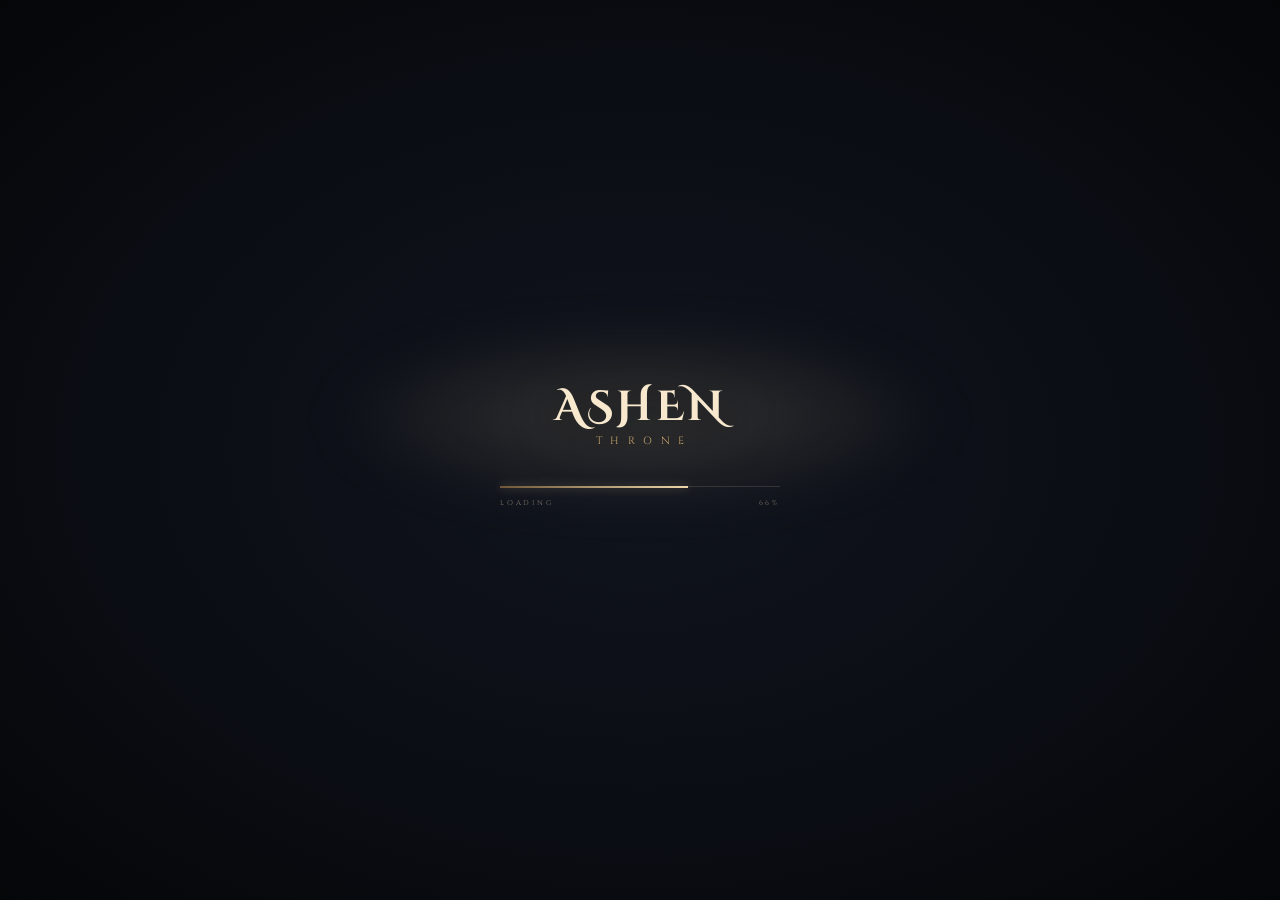
<file: index.html>
<!DOCTYPE html>
<html lang="ko">
<head>
<meta charset="UTF-8">
<meta name="viewport" content="width=device-width, initial-scale=1">
<title>ASHEN THRONE — Graduation Showcase</title>
<link rel="preconnect" href="https://fonts.googleapis.com">
<link rel="preconnect" href="https://fonts.gstatic.com" crossorigin>
<link href="https://fonts.googleapis.com/css2?family=Cinzel:wght@400;600;700;900&family=Cinzel+Decorative:wght@400;700&family=Cormorant+Garamond:ital,wght@0,400;1,300;1,400&family=Noto+Sans+KR:wght@300;400;500&display=swap" rel="stylesheet">
<link rel="stylesheet" href="v3.css">
</head>
<body class="bars-hidden">

<div id="boot">
  <div class="logo"><div class="glow"></div><span class="main">ASHEN</span><span class="sub">THRONE</span></div>
  <div class="gauge"><i id="bootBar"></i></div>
  <div class="gauge-meta"><span>LOADING</span><span id="bootPct">0%</span></div>
</div>

<!-- ═════════ 01 TITLE ═════════ -->
<section class="slide" id="s-title">
  <div class="media grade-mid shade-c"><img src="media/hero-city.jpg" alt=""></div>
  <div class="center">
    <div class="kicker c in" style="--d:0">A DARK FANTASY ACTION GAME</div>
    <div class="logo in" style="--d:150;margin-top:2.4rem"><div class="glow"></div><span class="main">ASHEN</span><span class="sub">THRONE</span></div>
    <div class="lore title-tag in" style="--d:600">The kingdom has fallen. Enter the ruins. Face what remains.</div>
    <div id="pressAny" class="in" style="--d:1000">PRESS ANY BUTTON</div>
    <nav class="menu" id="titleMenu">
      <button class="mi sel" data-act="new"><span>NEW GAME</span></button>
      <button class="mi" data-act="overview"><span>PROJECT OVERVIEW</span></button>
      <button class="mi" data-act="controls"><span>CONTROLS</span></button>
      <button class="mi" data-act="fullscreen"><span>FULLSCREEN</span></button>
      <button class="mi" data-act="sound"><span>SOUND &nbsp;<em class="snd">OFF</em></span></button>
    </nav>
  </div>
  <div class="title-foot">INDUK UNIVERSITY &nbsp;·&nbsp; GAME &amp; VR CONTENT DESIGN &nbsp;·&nbsp; GRADUATION PROJECT 2026 &nbsp;·&nbsp; KIM YOUNG-BIN</div>
</section>

<!-- ═════════ 02 WORLD (주제 및 세계관) ═════════ -->
<section class="slide" id="s-world">
  <div class="media kb grade-mid shade-l"><img src="media/hero-city.jpg" alt=""></div>
  <div class="frame">
    <div class="world-col">
      <div class="kicker in-x" style="--d:0">CHAPTER I · TOPIC: DARK FANTASY</div>
      <h2 class="h-xl in" style="--d:120">The Ashen<br>Kingdom</h2>
      <p class="lore in" style="--d:500">The city breathes no more. Yet something ancient still waits upon the throne.</p>
      <p class="lead in" style="--d:800">잿빛으로 뒤덮인 왕국. 무너진 성과 폐허 속에서 시작되는 여정. 플레이어는 검을 들고 황폐한 세계를 탐험하며 강력한 보스에게 도전한다.</p>
      <div class="facts in" style="--d:1100">
        <div><b>DARK FANTASY</b><span>졸업작품 주제</span></div>
        <div><b>UNITY 6 · HDRP</b><span>개발 엔진</span></div>
        <div><b>김영빈</b><span>기획 · 개발 · 아트</span></div>
        <div><b>2026 —</b><span>제작 기간</span></div>
      </div>
    </div>
    <div class="pillars" id="pillars"></div>
  </div>
</section>

<!-- ═════════ 03 RESEARCH (선정 이유 분석 및 유사작 조사) ═════════ -->
<section class="slide" id="s-research">
  <div class="media grade-dark shade-l"><img src="media/player_castle.jpg" alt=""></div>
  <div class="frame">
    <div class="res-grid">
      <div class="res-left">
        <div class="kicker in-x" style="--d:0">CHAPTER I · MOTIVATION &amp; RESEARCH</div>
        <h2 class="h-l in" style="--d:120">Why Dark<br>Fantasy</h2>
        <p class="lore in" style="--d:300">Every swing carries weight. Every pattern demands observation.</p>
        <p class="lead in" style="--d:450">몰락한 왕국의 폐허와 차가운 석조 회랑, 그리고 잿빛 안개 속에서 펼쳐지는 비장미. 판금 갑옷과 대검의 묵직한 실루엣 속에서 압도적인 보스의 전조를 읽고 파훼하는 다크 판타지 1:1 결투의 긴장감과 극복의 카타르시스를 표현하고자 이 주제를 선정했습니다.</p>
        <div class="res-why-box in" style="--d:650">
          <span class="label">WHY CHOSEN · 다크 판타지 선정 이유 분석</span>
          <p>다크 판타지 세계관 특유의 깊은 절망감과 비장미, 그리고 거대한 어둠을 자신의 의지와 집중력으로 돌파해냈을 때 얻는 성취감에 매료되었습니다. 화려한 마법보다 묵직한 대검의 관성과 철갑 갑옷의 물성을 온전히 살려내는 정통 다크 판타지 액션을 목표로 삼았습니다.</p>
        </div>
      </div>
      <div class="res-cards in" style="--d:350" id="resCards"></div>
    </div>
  </div>
</section>

<!-- ═════════ 04 DIRECTION (게임 방향 · 디테일 · 구현 설정) ═════════ -->
<section class="slide" id="s-direction">
  <div class="media grade-dark shade-l"><img src="media/approach_corridor.jpg" alt=""></div>
  <div class="frame">
    <div class="dir-head">
      <div>
        <div class="kicker in-x" style="--d:0">CHAPTER I · GAME DIRECTION</div>
        <h2 class="h-l in" style="--d:120">Direction, Detail &amp; Architecture</h2>
      </div>
      <p class="lore in" style="--d:300">Three layers of combat design unified into one seamless boss duel.</p>
    </div>
    <div class="dir-cols in" style="--d:400" id="dirCols"></div>
  </div>
</section>

<!-- ═════════ 05 ARSENAL ═════════ -->
<section class="slide" id="s-arsenal">
  <div class="ghost" id="arsGhost">THE WANDERER</div>
  <div class="frame">
    <div class="ars">
      <div class="ars-cats in-x" id="arsCats"></div>
      <div class="ars-stage in" style="--d:150"><div class="shaft"></div><div class="spot"></div><img class="model" id="arsModel" alt=""></div>
      <div class="ars-info in" style="--d:300" id="arsInfo"></div>
    </div>
  </div>
</section>

<!-- ═════════ 06 GAME START ═════════ -->
<section class="slide" id="s-start">
  <div class="media kb grade-dark shade-c"><video src="media/cine_fight.mp4" poster="media/cine_fight.jpg" muted loop playsinline style="filter:brightness(.35) saturate(.5) blur(2px)"></video></div>
  <div class="center">
    <div class="logo in" style="--d:0"><div class="glow"></div><span class="main">ASHEN</span><span class="sub">THRONE</span></div>
    <nav class="menu in" style="--d:500" id="startMenu">
      <button class="mi sel" data-act="start"><span>START GAME</span></button>
      <button class="mi" data-act="back"><span>RETURN</span></button>
    </nav>
  </div>
</section>

<!-- ═════════ 07 LOADING ═════════ -->
<section class="slide" id="s-loading">
  <div class="center">
    <div class="logo"><div class="glow"></div><span class="main">ASHEN</span><span class="sub">THRONE</span></div>
    <div class="gauge"><i id="loadBar"></i></div>
    <div class="gauge-meta"><span>LOADING</span><span id="loadPct">0%</span></div>
  </div>
  <div class="tip"><div class="label">TIP</div><p class="lore" id="tipEn"></p><p class="body" id="tipKo"></p></div>
</section>

<!-- ═════════ 08 COMBAT TUTORIAL ═════════ -->
<section class="slide" id="s-tutorial">
  <div class="media grade-mid shade-l" id="tutMedia"></div>
  <div class="frame">
    <div class="tut">
      <div class="tut-list">
        <div class="kicker in-x" style="--d:0">CHAPTER III · TUTORIAL</div>
        <h2 class="h-l in" style="--d:120">Learn the Blade</h2>
        <div id="tutList" class="in" style="--d:300"></div>
        <div class="tut-card in" style="--d:450" id="tutCard"></div>
      </div>
    </div>
  </div>
</section>

<!-- ═════════ 09 SYSTEMS ═════════ -->
<section class="slide" id="s-system">
  <div class="media grade-dark shade-l"><video src="media/cine_fight.mp4" poster="media/cine_fight.jpg" muted loop playsinline style="filter:brightness(.38) saturate(.6) blur(2px)"></video></div>
  <div class="frame">
    <div class="sys">
      <div class="sys-head">
        <div class="kicker in-x" style="--d:0">CORE SYSTEMS</div>
        <h2 class="h-l in" style="--d:120">Every Swing<br>Has a Cost</h2>
        <p class="lead in" style="--d:350">공격 · 회피 · 질주가 모두 스태미나를 쓰는 전투. 아래 버튼으로 실제 게임과 같은 규칙을 확인할 수 있습니다.</p>
        <div class="hud-card in" style="--d:550" id="hudCard">
          <div class="gauge-row"><span>HEALTH</span><div class="g-track"><i class="g-hp" style="width:78%"></i></div><em>156</em></div>
          <div class="gauge-row"><span>STAMINA</span><div class="g-track"><i class="g-st" id="stFill" style="width:100%"></i><s class="tick"></s></div><em id="stVal">100</em></div>
          <div class="hud-state" id="hudState"></div>
          <div class="hud-btns">
            <button class="btn" data-st="attack">ATTACK −15</button>
            <button class="btn" data-st="heavy">HEAVY −25</button>
            <button class="btn" data-st="dodge">DODGE −25</button>
            <button class="btn" data-st="sprint">SPRINT −12</button>
          </div>
          <div class="hud-log" id="hudLog"></div>
        </div>
      </div>
      <div class="sys-list in" style="--d:300" id="sysList"></div>
    </div>
  </div>
</section>

<!-- ═════════ 10 BOSS ENCOUNTER ═════════ -->
<section class="slide" id="s-encounter">
  <div class="media kb shade-blood"><video src="media/cine_fight.mp4" poster="media/cine_fight.jpg" muted loop playsinline style="filter:brightness(.5) contrast(1.15) saturate(.55)"></video></div>
  <div class="center">
    <div class="kicker c in" style="--d:0">CHAPTER IV · BOSS ENCOUNTER</div>
    <h2 class="boss-name in" style="--d:250"><small>KNIGHT OF THE</small>ABYSS</h2>
    <div class="boss-ko in" style="--d:700">심연의 기사</div>
    <div class="dialog in" style="--d:1100">
      <h3>보스전에 도전하시겠습니까?</h3>
      <p>이곳을 지나면 강력한 적과의 전투가 시작됩니다.</p>
      <div class="row" id="encBtns">
        <button class="btn ko sel" data-act="yes">도전한다</button>
        <button class="btn ko" data-act="no">돌아간다</button>
      </div>
    </div>
  </div>
  <div class="enc-foot in" style="--d:1500"><button class="link" data-video="media/boss_entrance.mp4">&#9654; &nbsp;IN-GAME FOOTAGE</button></div>
</section>

<!-- ═════════ 11 BESTIARY ═════════ -->
<section class="slide" id="s-bestiary">
  <div class="media"><video src="media/cine_fight.mp4" poster="media/cine_fight.jpg" muted loop playsinline style="filter:blur(26px) brightness(.22) saturate(.5);transform:scale(1.15)"></video></div>
  <div class="frame">
    <div class="best2">
      <aside class="pat-panel">
        <div class="kicker in-x" style="--d:0">BOSS PATTERNS</div>
        <h2 class="h-l in" style="--d:120">Knight of<br>the Abyss</h2>
        <div class="bhp in" style="--d:250">
          <div class="meta"><span id="gateTxt">항상 사용</span><span id="bhpTxt">HP 100%</span></div>
          <div class="trk"><i id="bhpFill" style="width:100%"></i><s style="left:70%"></s><s style="left:50%"></s><s style="left:30%"></s></div>
        </div>
        <div class="pat-card in" style="--d:400" id="patCard"></div>
        <div class="pat-index in" style="--d:550" id="patIndex"></div>
      </aside>
      <div class="stage-video in" style="--d:200">
        <video id="bossVideo" src="media/boss_full.mp4" poster="media/boss_full.jpg" muted loop playsinline></video>
        <span class="cn tl"></span><span class="cn tr"></span><span class="cn bl"></span><span class="cn br"></span>
        <div class="sv-cap"><span class="rec"></span>IN-GAME · BOSS DUEL</div>
      </div>
    </div>
  </div>
</section>

<!-- ═════════ 12 AI PROMPT & PROTOTYPE VIDEO (사용 프롬프트 & 졸작영상) ═════════ -->
<section class="slide" id="s-prompt">
  <div class="media grade-dark shade-l"><img src="media/boss_arena.jpg" alt="" style="filter:brightness(.28) saturate(.6)"></div>
  <div class="frame">
    <div class="prm-grid">
      <div class="prm-left">
        <div class="kicker in-x" style="--d:0">CHAPTER V · ANTIGRAVITY WORKFLOW</div>
        <h2 class="h-l in" style="--d:120">Prompt Codex &amp; Prototype</h2>
        <div class="prm-box in" style="--d:280">
          <span class="label">ANTIGRAVITY PROMPT CODEX · 사용한 7대 프롬프트</span>
          <ol class="prm-list" id="prmList"></ol>
        </div>
      </div>
      <div class="prm-right in" style="--d:380">
        <div class="stage-video">
          <video id="gradVideo" src="media/grad_showcase.mp4" poster="media/boss_fight.jpg" controls muted loop playsinline></video>
          <span class="cn tl"></span><span class="cn tr"></span><span class="cn bl"></span><span class="cn br"></span>
          <div class="sv-cap"><span class="rec"></span>GRADUATION SHOWCASE FOOTAGE · grad_showcase.mp4</div>
        </div>
        <div class="prm-meta-card" style="margin-top:1.4rem">
          <div>
            <span class="label">PROTOTYPE RECORDING &amp; ONLINE PLAY</span>
            <b>인게임 프로토타입 실행 영상 (웹 스트리밍 최적화 MP4)</b>
            <span>웹 호스팅 및 깃허브 도메인에서 끊김 없이 즉시 재생 · 코드-퍼스트 피드백 루프 검증</span>
          </div>
          <button class="btn" data-video="media/grad_showcase.mp4">&#9654; FULL VIDEO</button>
        </div>
      </div>
    </div>
  </div>
</section>

<!-- ═════════ 13 DEVELOPMENT ═════════ -->
<section class="slide" id="s-dev">
  <div class="media grade-dark shade-l"><img src="media/cine_fight.jpg" alt="" style="filter:brightness(.25) saturate(.5) blur(3px)"></div>
  <div class="frame">
    <div class="dev-head">
      <div><div class="kicker in-x" style="--d:0">CHAPTER V · DEVELOPMENT</div><h2 class="h-l in" style="--d:120">The Road So Far</h2></div>
      <div class="tally in" style="--d:300" id="tally"></div>
    </div>
    <div class="dev">
      <div class="ledger in" style="--d:350" id="ledger"></div>
      <ol class="road in" style="--d:550" id="road"><span class="label">NEXT STEPS</span></ol>
    </div>
  </div>
</section>

<!-- ═════════ 14 ENDING ═════════ -->
<section class="slide" id="s-ending">
  <div class="media kb grade-dark shade-c"><video src="media/cine_victory.mp4" poster="media/cine_victory.jpg" muted loop playsinline></video></div>
  <div class="center">
    <div class="kicker c in" style="--d:0">THANK YOU FOR PLAYING</div>
    <div class="logo in" style="--d:250;margin-top:2rem"><div class="glow"></div><span class="main">ASHEN</span><span class="sub">THRONE</span></div>
    <p class="lead closing in" style="--d:700">ASHEN THRONE은 다크 판타지 세계관을 기반으로 캐릭터와 환경을 제작하고, 이를 Unity에서 플레이 가능한 게임 경험으로 구현하는 졸업작품입니다. 앞으로 전투의 완성도와 보스전의 몰입감을 높여 하나의 완성된 게임 경험으로 발전시키겠습니다.</p>
    <div class="credit-row in" style="--d:1000">
      <div><span class="label">INSTITUTION</span><b>INDUK UNIVERSITY</b></div>
      <div><span class="label">DEPARTMENT</span><b>GAME &amp; VR CONTENT DESIGN</b></div>
      <div><span class="label">DEVELOPER</span><b>김영빈 · KIM YOUNG-BIN (202136012)</b></div>
    </div>
    <nav class="menu in" style="--d:1300" id="endMenu">
      <button class="mi sel" data-act="replay"><span>REPLAY</span></button>
      <button class="mi" data-act="title"><span>BACK TO TITLE</span></button>
    </nav>
  </div>
</section>

<!-- cinematic chrome -->
<canvas id="ash"></canvas>
<div id="vignette"></div>
<div id="grain"></div>
<header class="bar" id="barTop">
  <button class="wordmark" data-goto="0">ASHEN <i>THRONE</i></button>
  <ul class="chapters" id="chapters"></ul>
  <div class="bar-meta bar-right"><button id="fsBtn" class="fs-btn"><span class="fs-ico"></span><span id="fsTxt">FULLSCREEN</span></button><button id="sndBtn">SOUND <span class="snd">OFF</span></button></div>
</header>
<footer class="bar" id="barBot">
  <div class="bar-meta" id="sceneName"></div>
  <div class="deck-nav">
    <button data-nav="prev">&#8592; PREV</button>
    <div class="progress"><i id="progFill"></i></div>
    <span class="deck-count" id="deckCount"></span>
    <button data-nav="next">NEXT &#8594;</button>
  </div>
  <div class="bar-meta"><button data-ov="chapterOv">M · CHAPTERS</button></div>
</footer>
<div id="notes"><span id="noteTag"></span><p id="noteL1"></p><p id="noteL2"></p></div>
<div id="chapterCard"><div class="num" id="ccNum"></div><div class="line"></div><div class="name" id="ccName"></div><div class="ko" id="ccKo"></div></div>

<div class="overlay" id="controlsOv">
  <div class="ov-box">
    <div class="kicker c">PLAYER &amp; PRESENTER</div>
    <h2 class="h-l">Controls</h2>
    <div class="ctrl">
      <div>
        <h4>IN GAME</h4>
        <div class="r">이동 · 질주<span class="ks"><span class="kbd">WASD</span><span class="kbd">SHIFT</span></span></div>
        <div class="r">공격 · 연계 (최대 5타)<span class="ks"><span class="kbd">LMB</span><span class="kbd">J</span></span></div>
        <div class="r">회전 강공격<span class="ks"><span class="kbd">E</span></span></div>
        <div class="r">구르기 · 백스텝<span class="ks"><span class="kbd">SPACE</span></span></div>
        <div class="r">가드 · 패링<span class="ks"><span class="kbd">RMB</span><span class="kbd">G</span></span></div>
        <div class="r">락온<span class="ks"><span class="kbd">Q</span><span class="kbd">TAB</span></span></div>
      </div>
      <div>
        <h4>PRESENTATION</h4>
        <div class="r">다음 · 이전 장면<span class="ks"><span class="kbd">&#8594;</span><span class="kbd">&#8592;</span></span></div>
        <div class="r">항목 이동 · 선택<span class="ks"><span class="kbd">&#8593;</span><span class="kbd">&#8595;</span><span class="kbd">ENTER</span></span></div>
        <div class="r">장면 선택<span class="ks"><span class="kbd">M</span><span class="kbd">1–0</span></span></div>
        <div class="r">타이틀로<span class="ks"><span class="kbd">ESC</span></span></div>
        <div class="r">사운드<span class="ks"><span class="kbd">S</span></span></div>
        <div class="r">전체 화면<span class="ks"><span class="kbd">F</span><span class="kbd">F11</span></span></div>
        <div class="r">발표 대본 보기<span class="ks"><span class="kbd">N</span></span></div>
      </div>
    </div>
  </div>
  <button class="ov-close" data-close>CLOSE &#10005;</button>
</div>
<div class="overlay" id="chapterOv">
  <div class="ov-box">
    <div class="kicker c">PRESENTATION</div>
    <h2 class="h-l">Chapters</h2>
    <div class="chap-grid" id="chapGrid"></div>
  </div>
  <button class="ov-close" data-close>CLOSE &#10005;</button>
</div>
<div class="overlay" id="viewer"></div>

<script src="data.js"></script>
<script src="v3.js"></script>
</body>
</html>
</file>
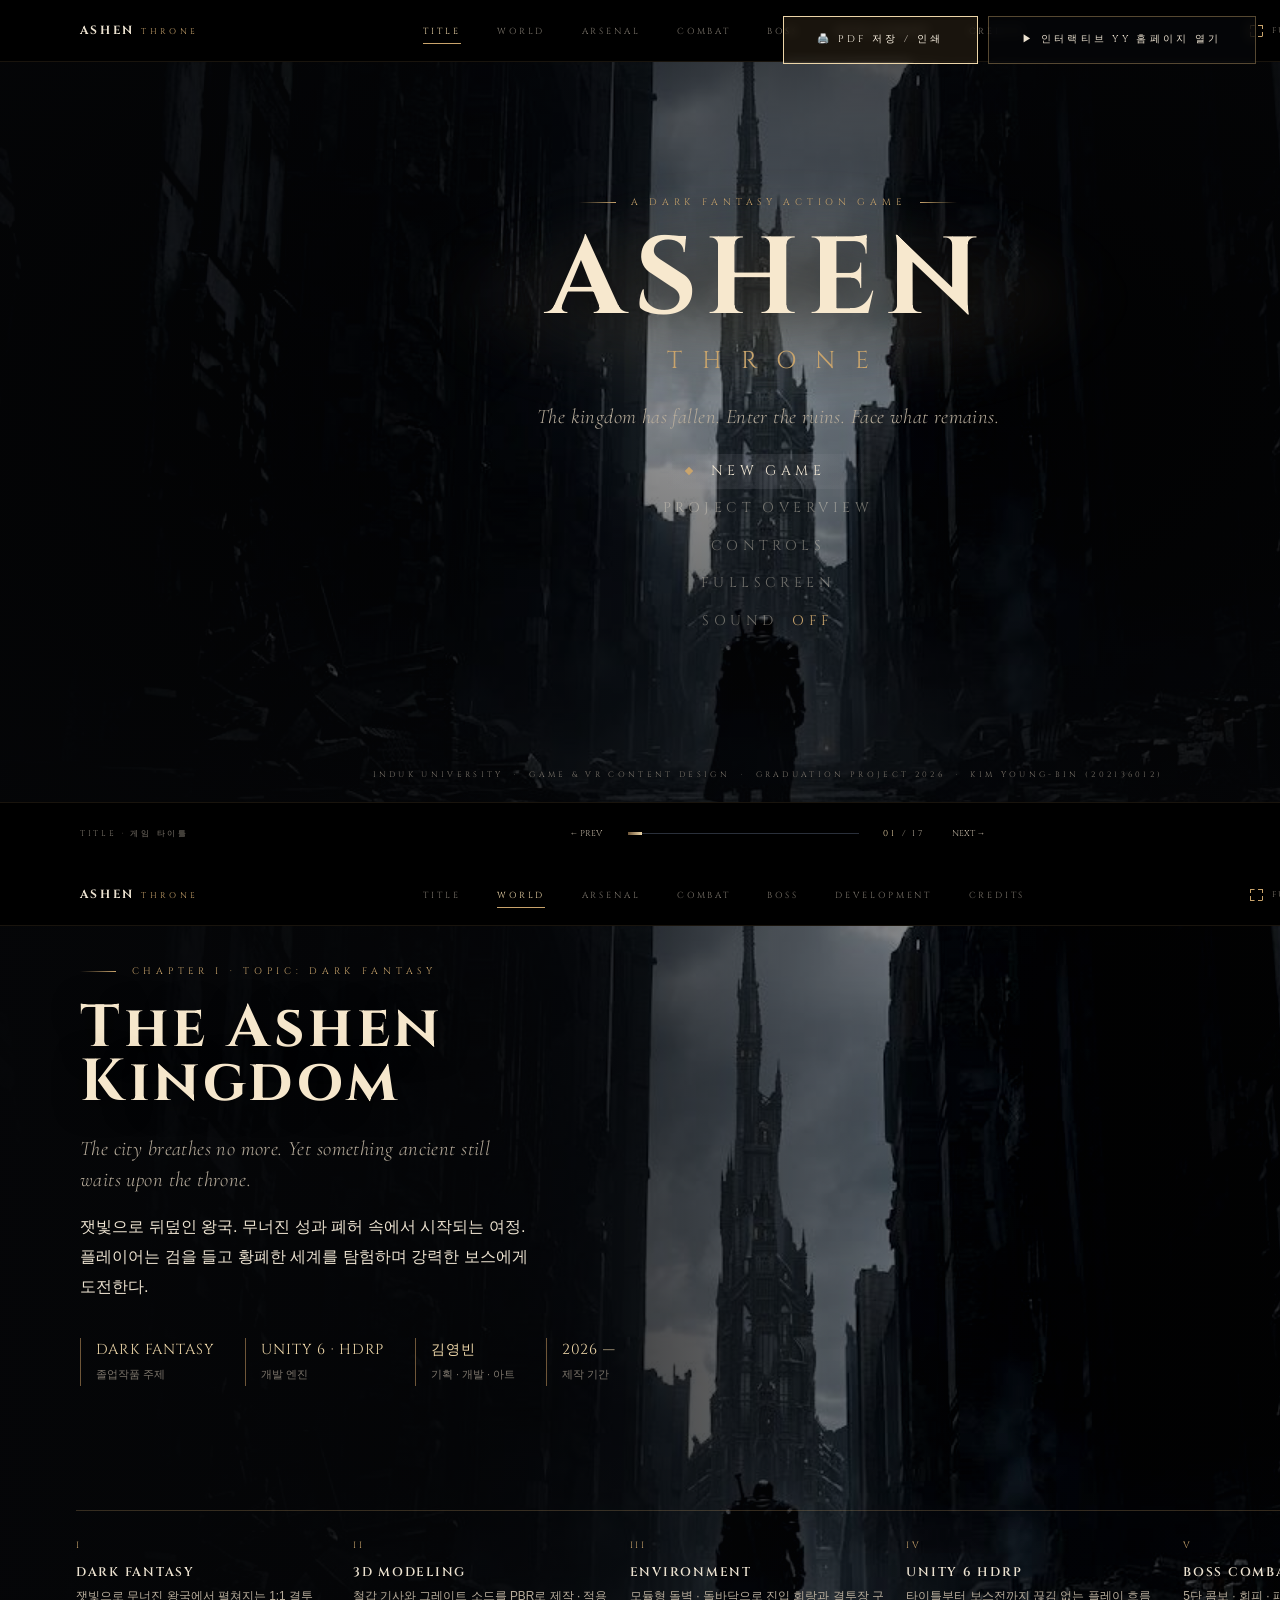
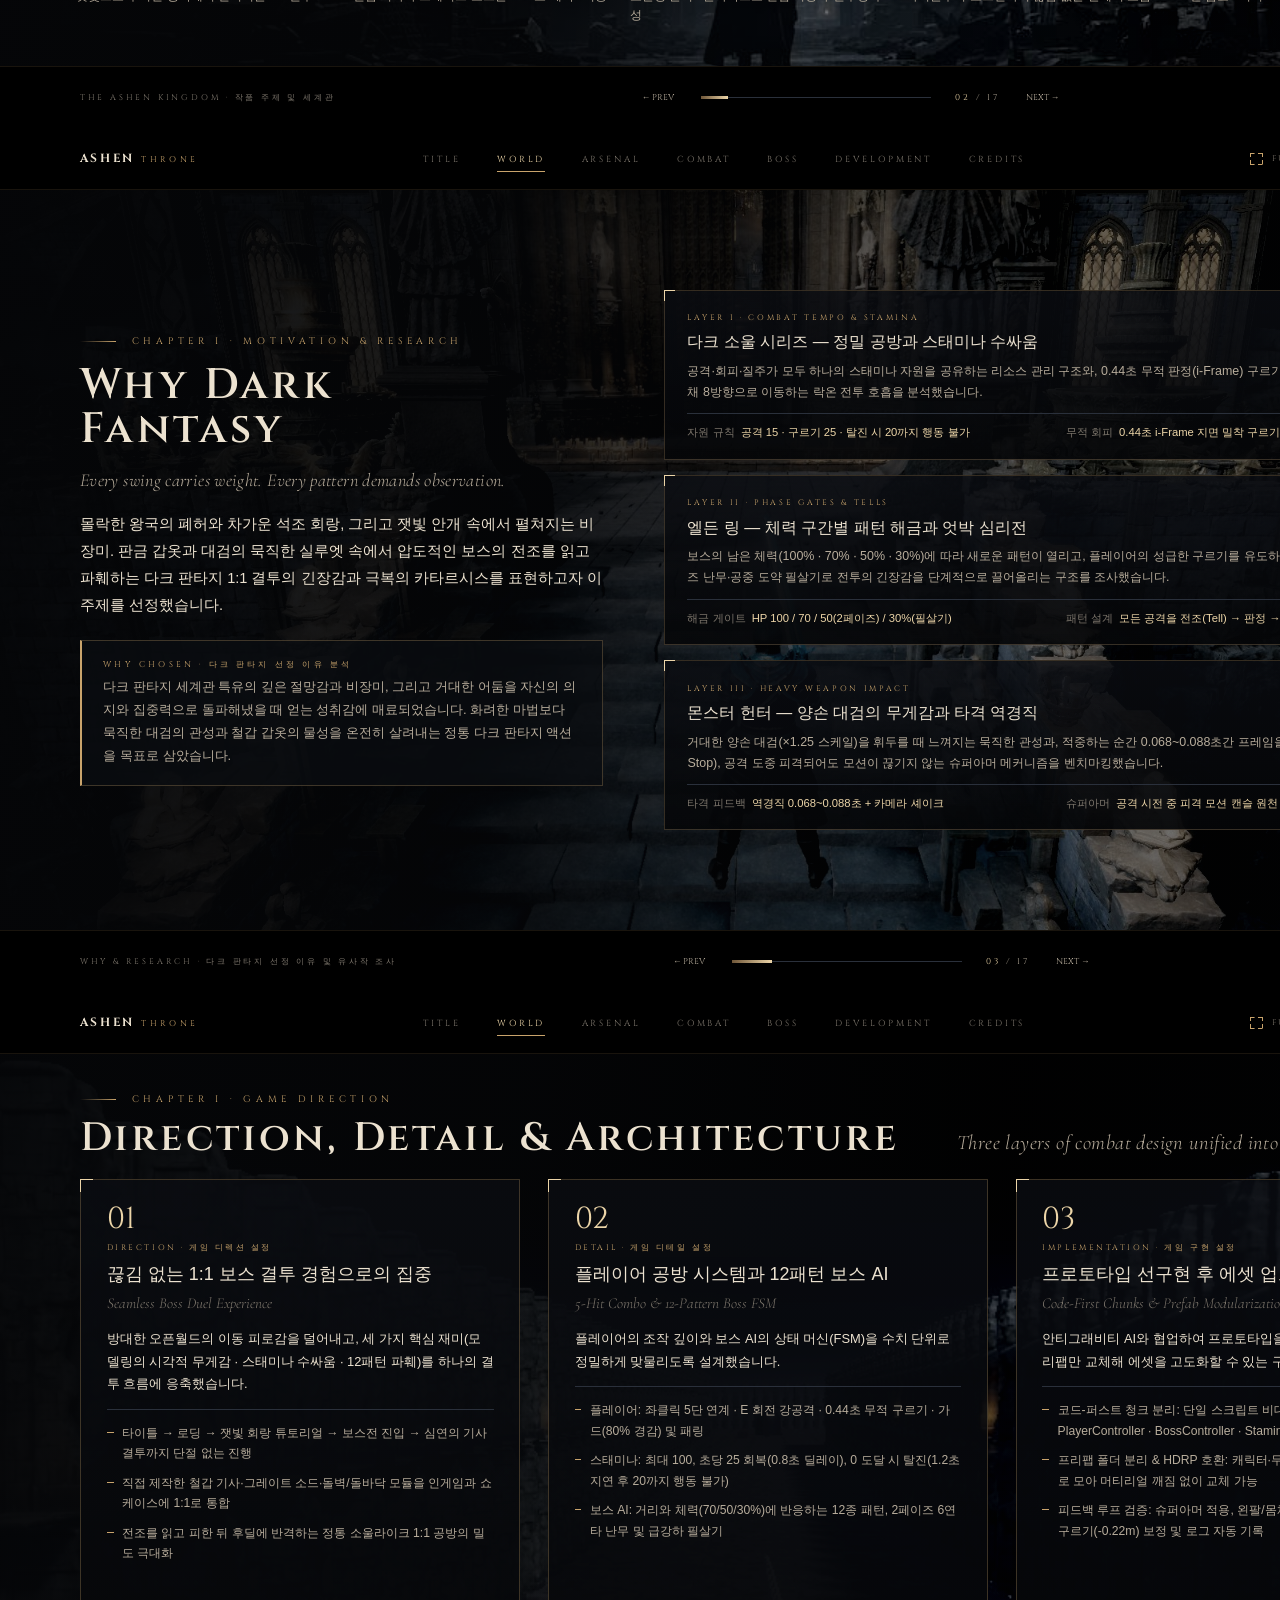
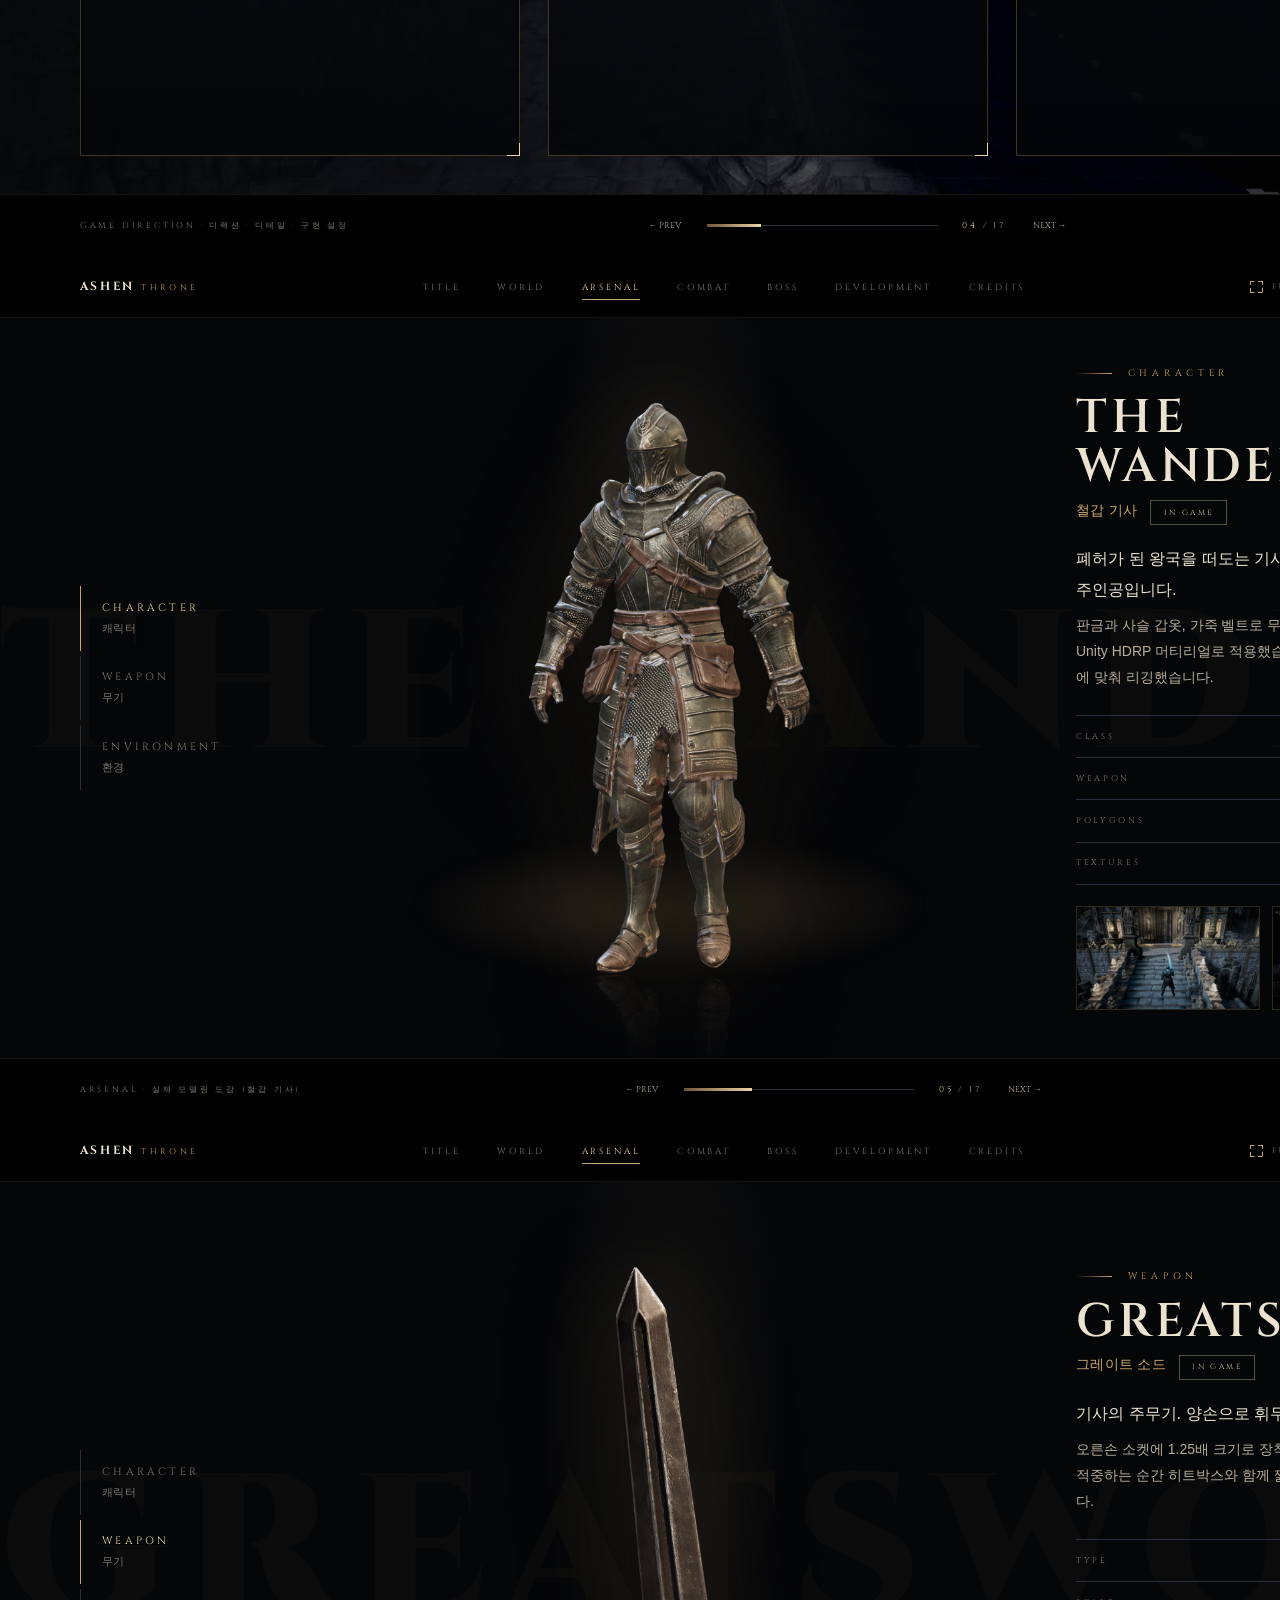
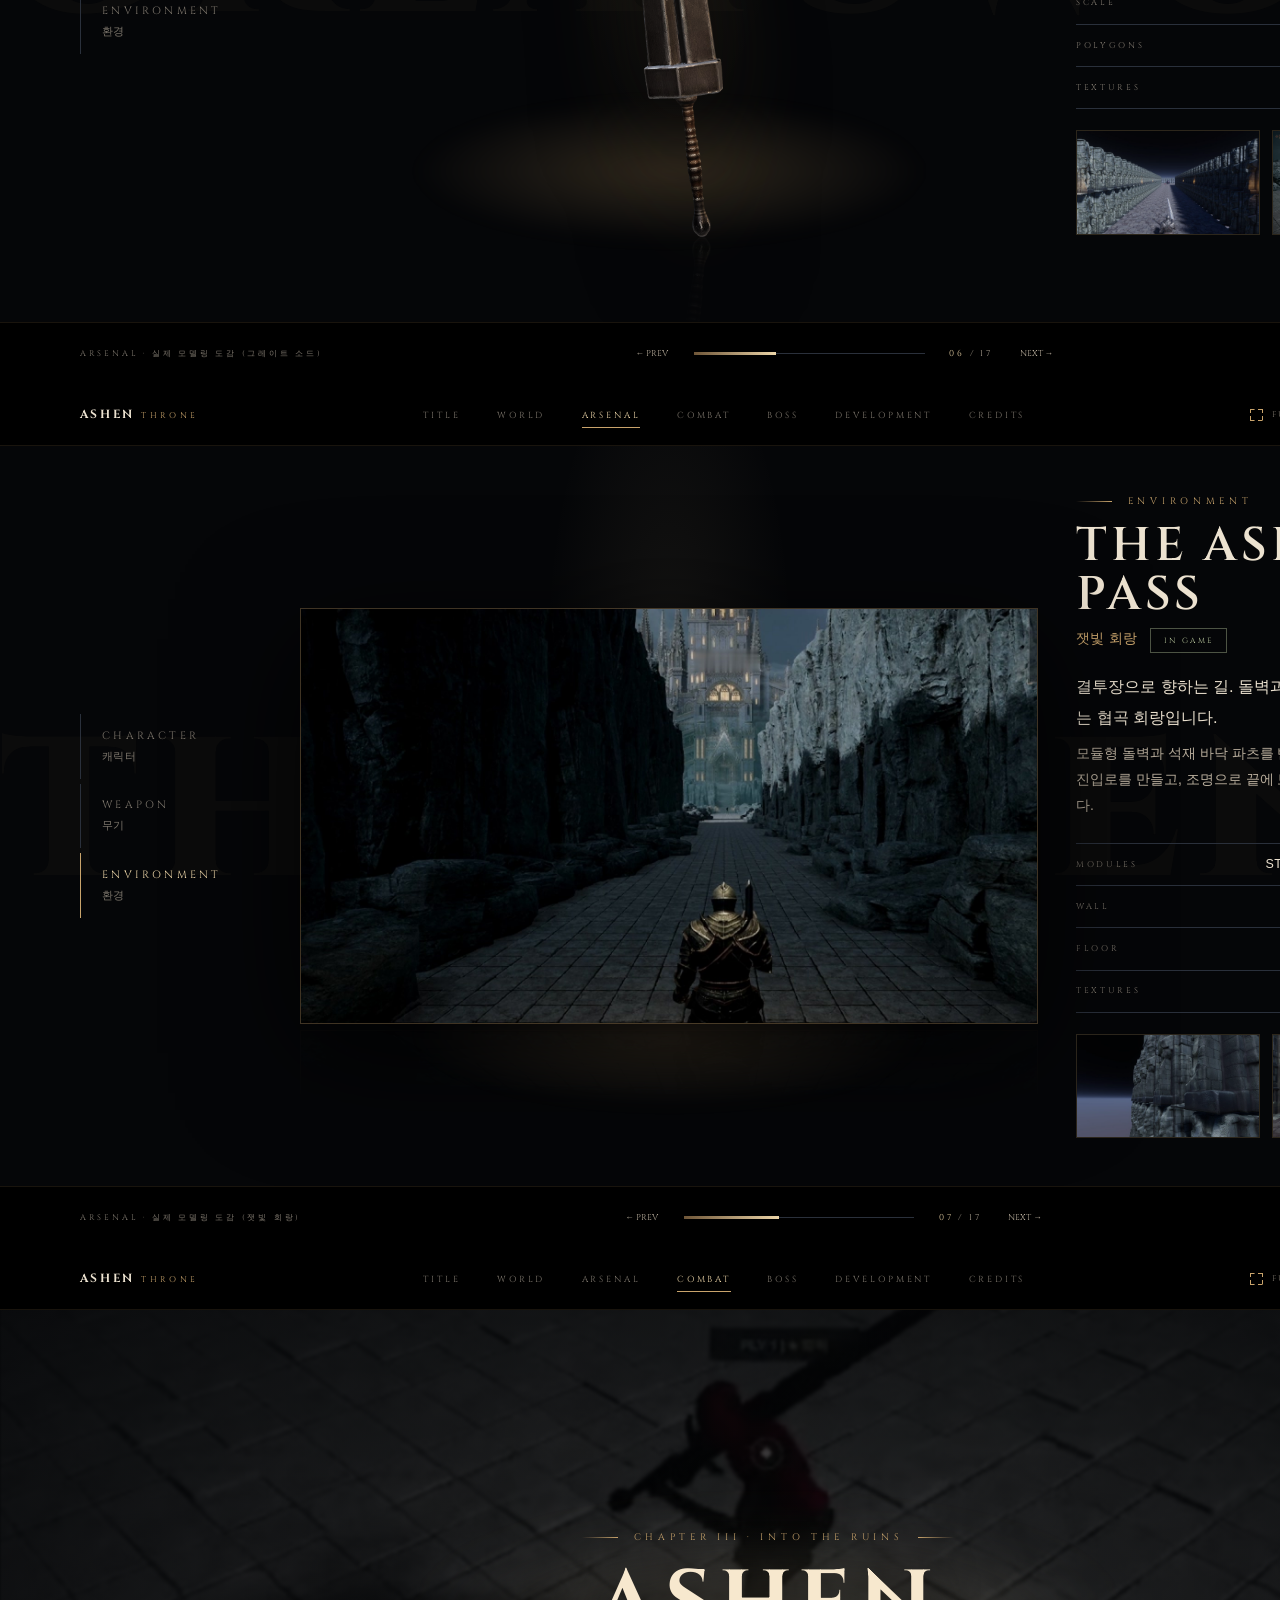
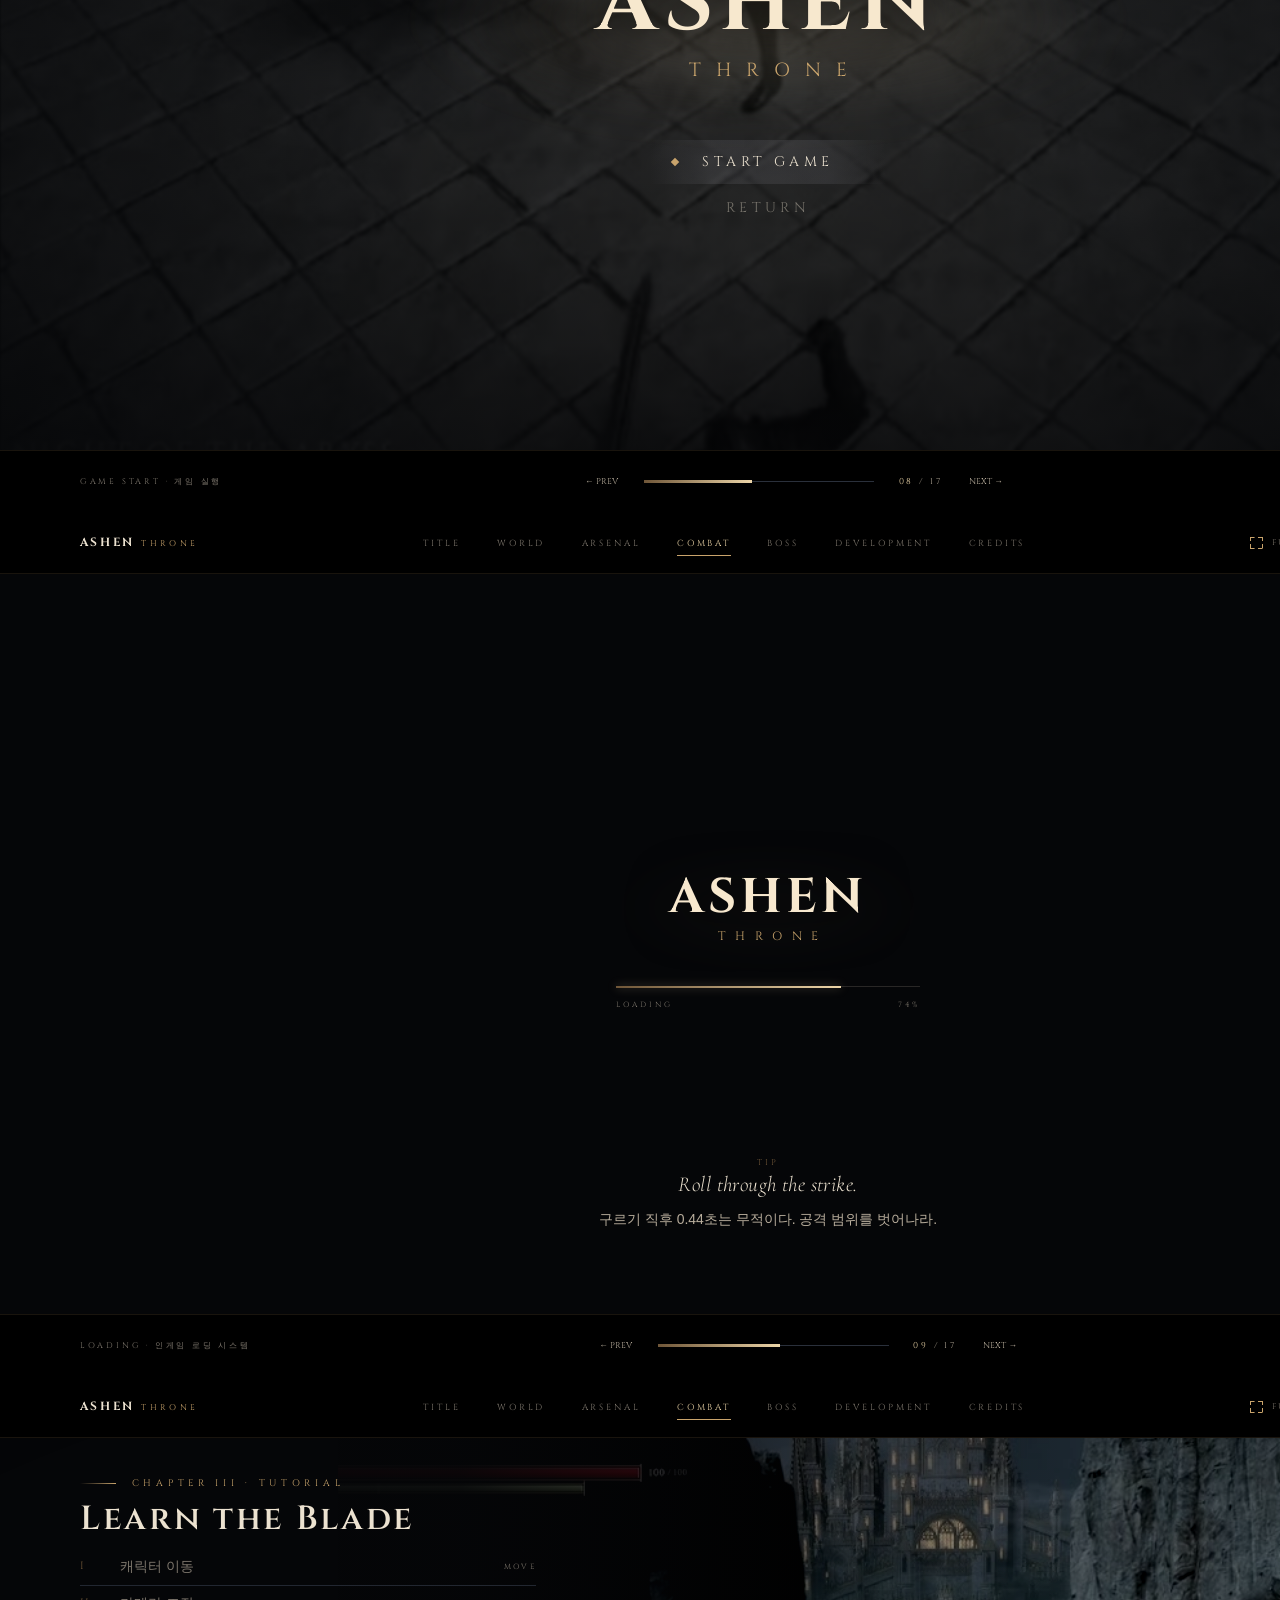
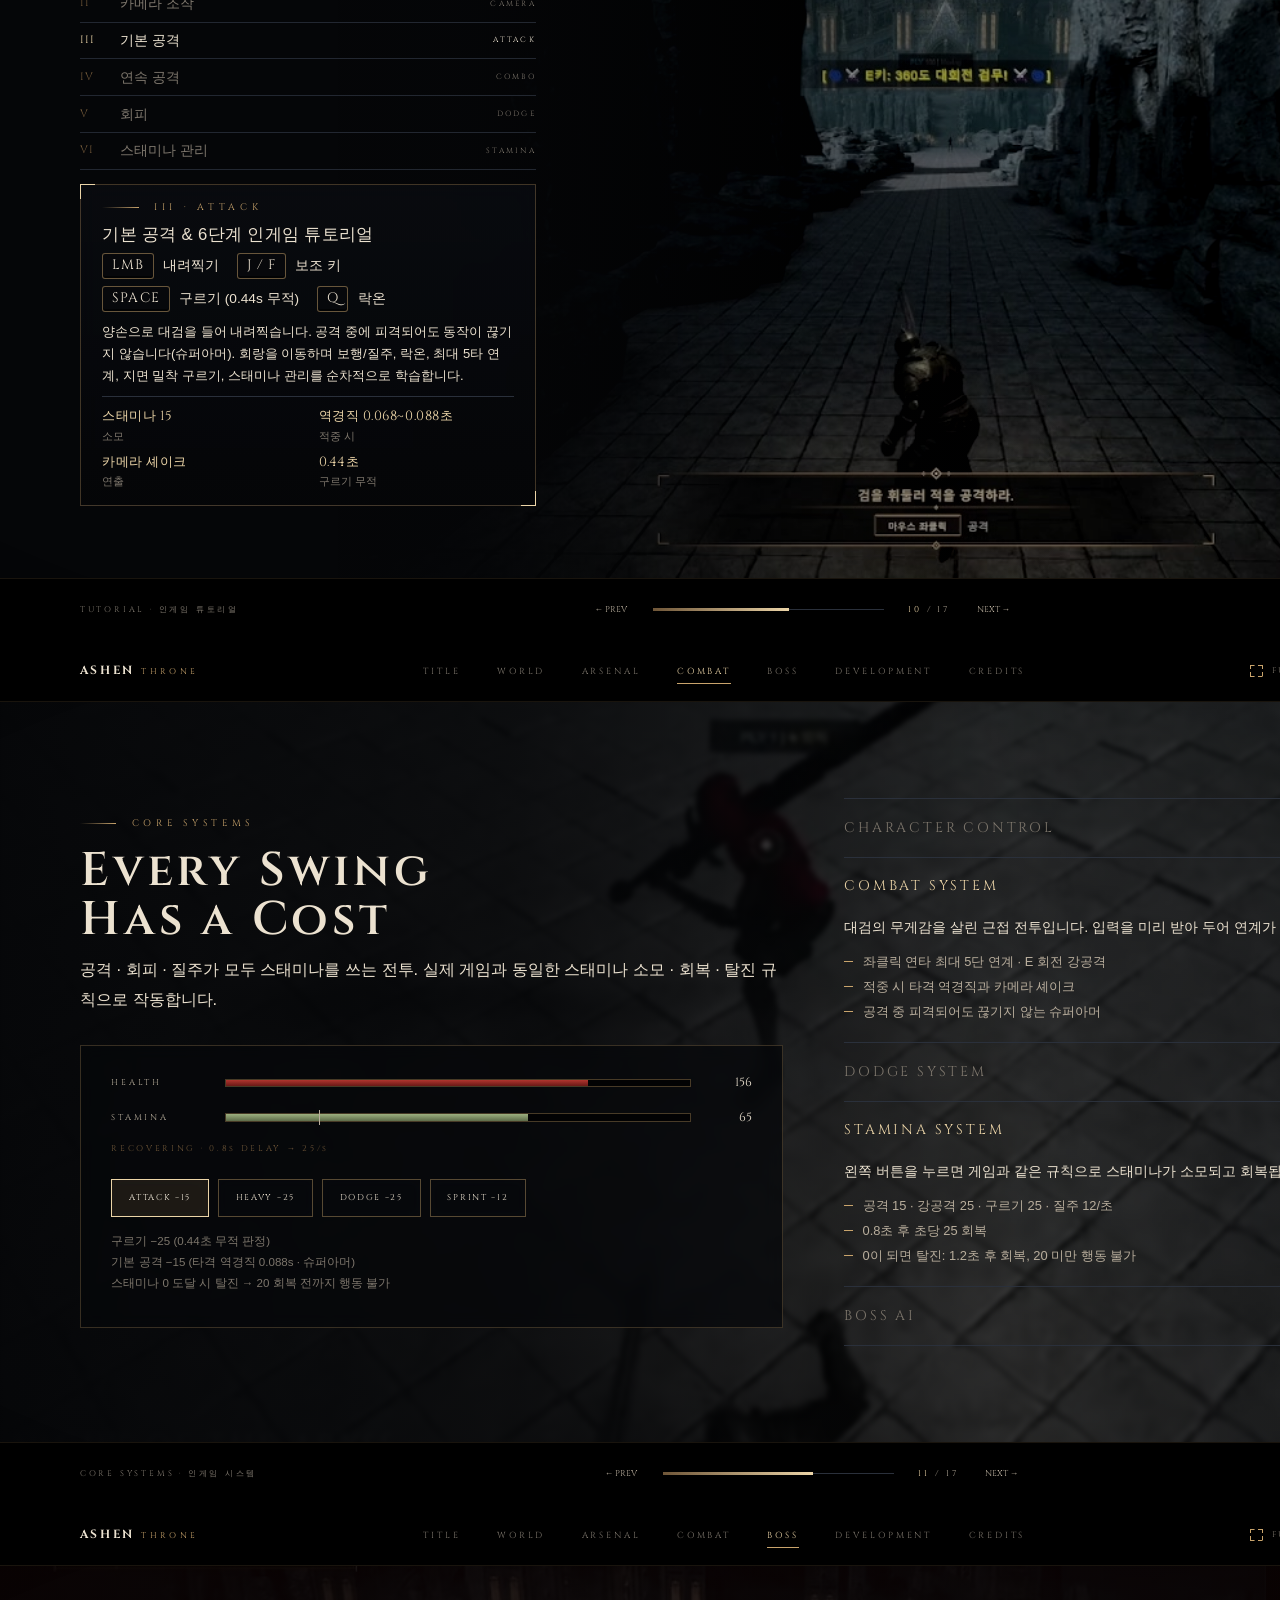
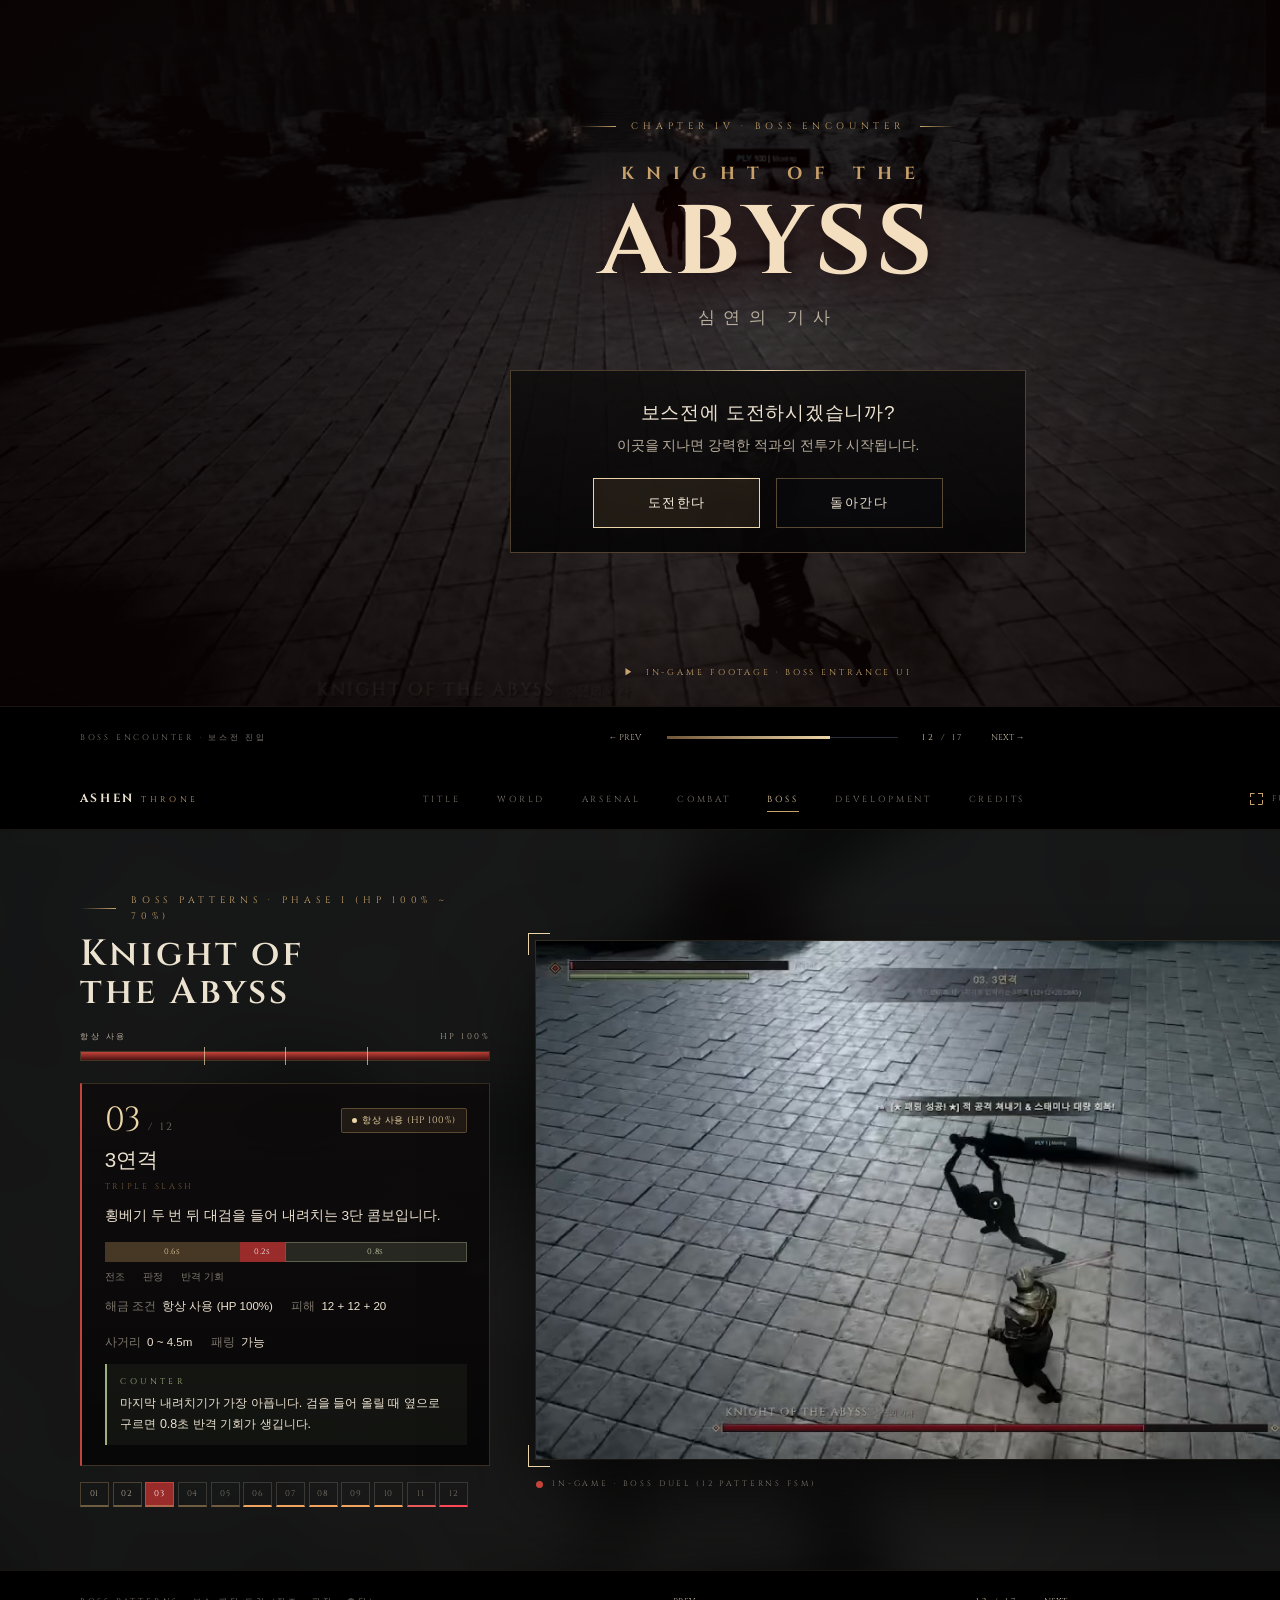
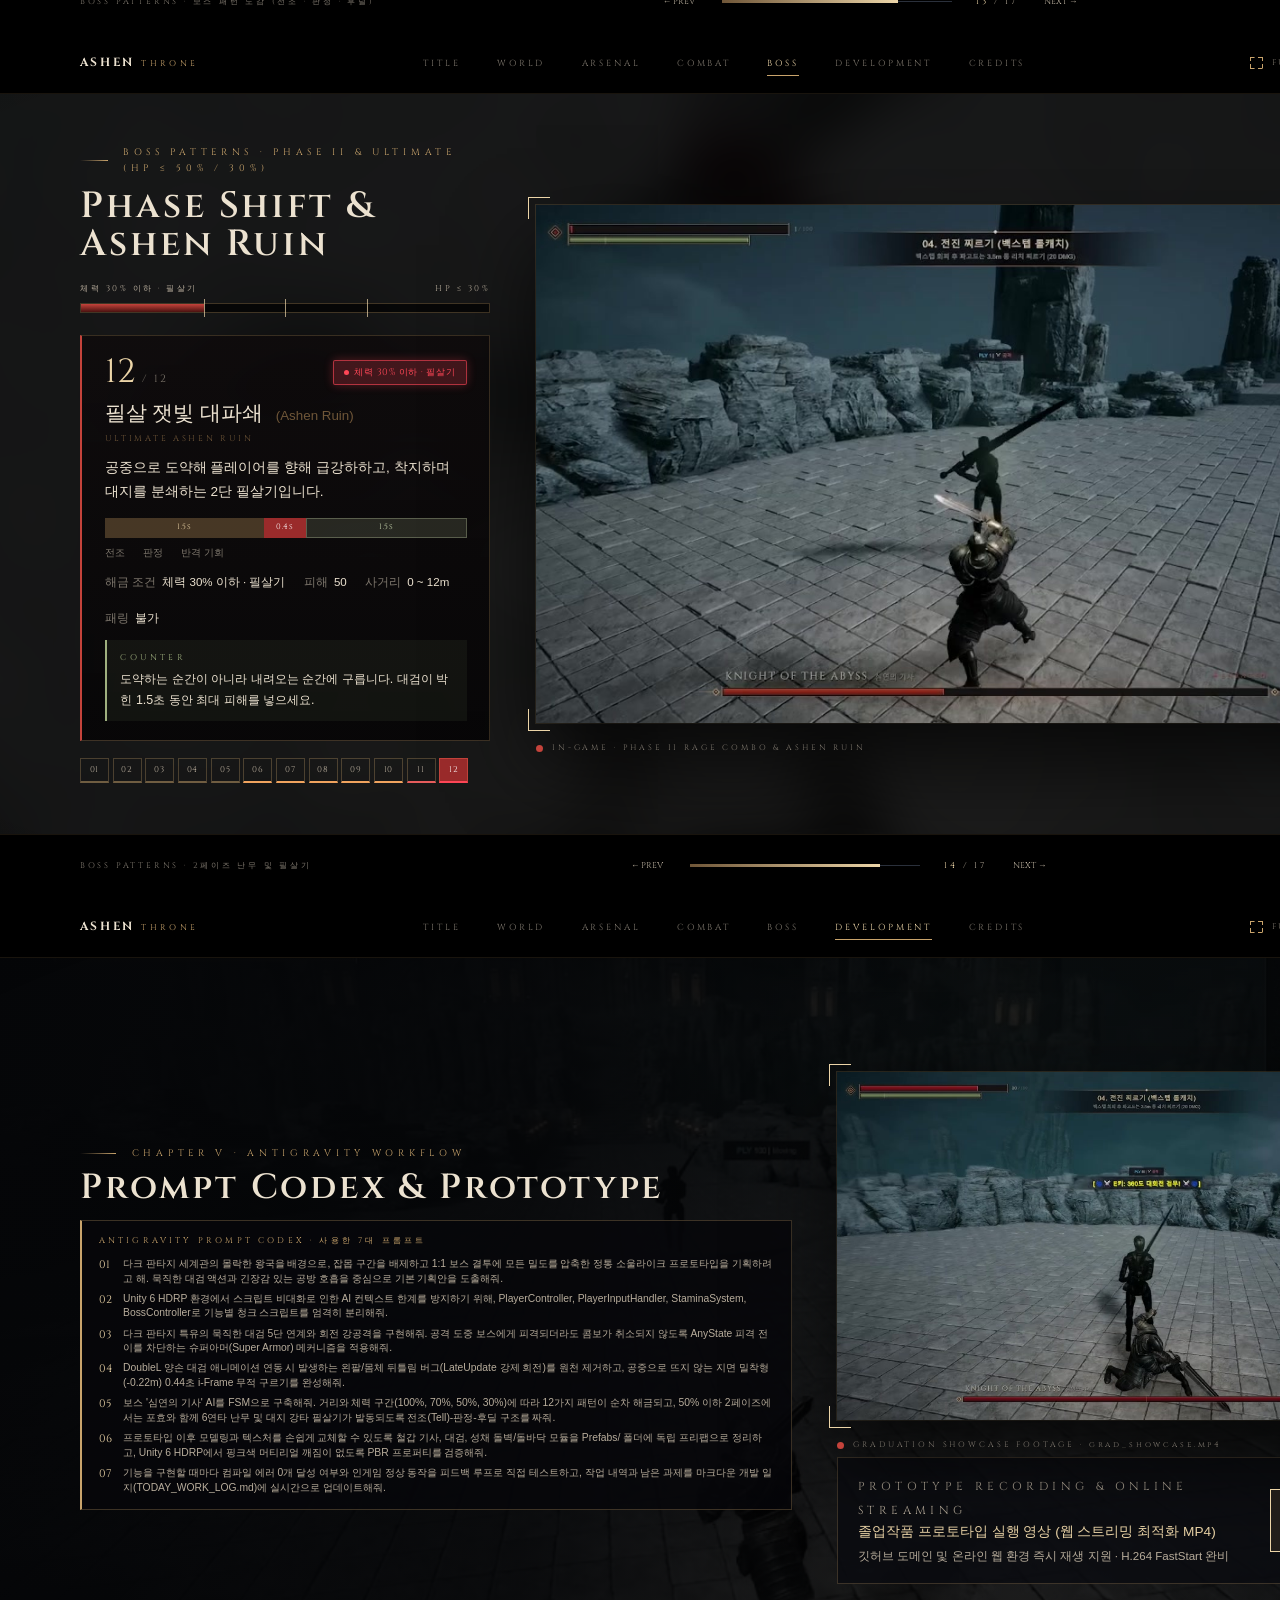
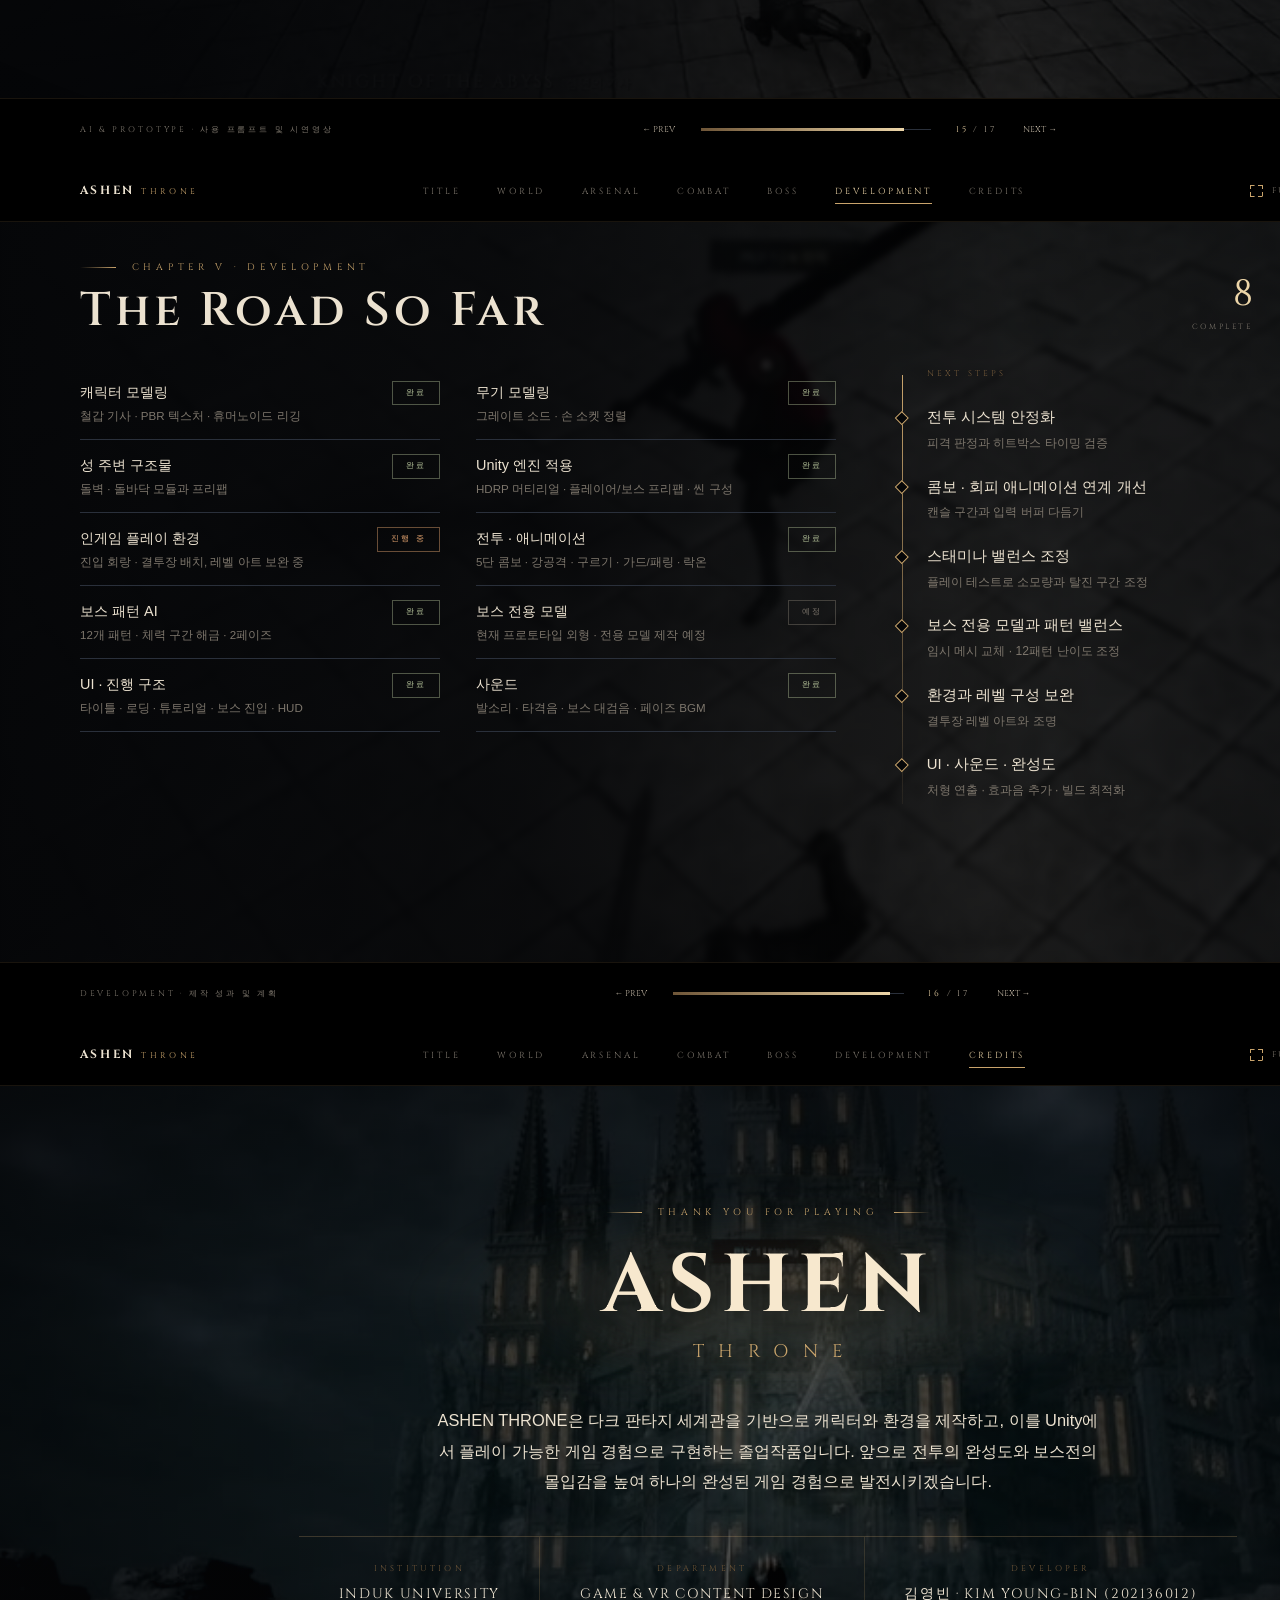
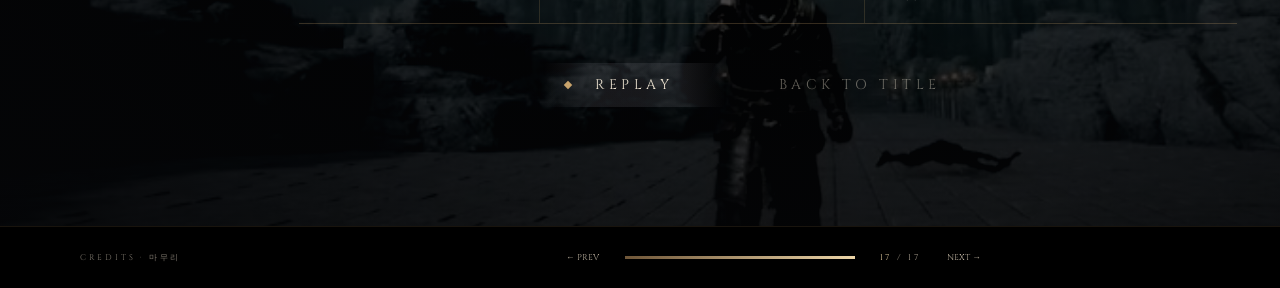
<file: 03_작업소개_ASHEN_THRONE.html>
<!DOCTYPE html>
<html lang="ko">
<head>
<meta charset="UTF-8">
<meta name="viewport" content="width=device-width, initial-scale=1">
<title>ASHEN THRONE — Graduation Showcase (PDF Deck)</title>
<link rel="stylesheet" href="v3.css">
<style>
  /* ═══════════════════════════════════════════════════════════
     YY HOMEPAGE EXACT PRINT / PDF OVERRIDES (16:9 WIDESCREEN)
     Preserves 100% of v3.css styling while laying out slides
     sequentially for multi-page PDF export.
  ═══════════════════════════════════════════════════════════ */
  @page {
    size: 16in 9in;
    margin: 0;
  }

  html {
    font-size: 15.2px !important;
    width: 1536px !important;
    height: auto !important;
    overflow: visible !important;
    background: #050608 !important;
  }

  body {
    width: 1536px !important;
    height: auto !important;
    margin: 0 !important;
    padding: 0 !important;
    overflow: visible !important;
    background: #050608 !important;
    -webkit-print-color-adjust: exact !important;
    print-color-adjust: exact !important;
  }

  .slide {
    position: relative !important;
    inset: auto !important;
    width: 1536px !important;
    height: 864px !important;
    opacity: 1 !important;
    visibility: visible !important;
    page-break-after: always !important;
    break-after: page !important;
    page-break-inside: avoid !important;
    break-inside: avoid !important;
    overflow: hidden !important;
    margin: 0 !important;
    background: var(--void) !important;
    --bar: 62px;
    --pad: 76px;
  }

  .slide:last-of-type {
    page-break-after: auto !important;
    break-after: auto !important;
  }

  /* Ensure all entrance animations are in their final visible state */
  .in, .in-x {
    opacity: 1 !important;
    transform: none !important;
    filter: none !important;
    animation: none !important;
  }

  /* Per-slide letterbox bars (identical to YY fixed bars) */
  .slide .bar {
    position: absolute !important;
    left: 0;
    right: 0;
    height: 7.2%;
    background: #000;
    z-index: 40;
    display: flex;
    align-items: center;
    justify-content: space-between;
    padding: 0 5.2%;
  }
  .slide .bar-top { top: 0; border-bottom: 1px solid rgba(201,164,108,.12); }
  .slide .bar-bot { bottom: 0; border-top: 1px solid rgba(201,164,108,.12); }

  .slide .frame {
    top: 7.2% !important;
    bottom: 7.2% !important;
    padding: 38px 80px !important;
  }

  .slide .vignette-layer {
    position: absolute;
    inset: 0;
    z-index: 29;
    pointer-events: none;
    background: radial-gradient(ellipse 120% 95% at 50% 50%, transparent 58%, rgba(0,0,0,.55) 100%);
  }

  /* Expand system rows for PDF readability */
  .sys-row.open-pdf .sys-body {
    max-height: 16rem !important;
  }
  .sys-row.open-pdf .nm {
    color: var(--gold-hi) !important;
  }

  /* Arsenal reflection & stage in PDF */
  .ars-stage .model {
    max-height: 86% !important;
  }

  /* Prompt list optimization in PDF */
  .prm-list {
    gap: .34rem !important;
  }
  .prm-list li {
    font-size: .68rem !important;
    line-height: 1.44 !important;
  }
  .prm-box {
    padding: .85rem 1.1rem !important;
  }

  /* Floating print button for browser preview only */
  .pdf-toolbar {
    position: fixed;
    top: 16px;
    right: 24px;
    z-index: 9999;
    display: flex;
    gap: 10px;
  }
  @media print {
    .pdf-toolbar { display: none !important; }
  }
</style>
</head>
<body>

<div class="pdf-toolbar">
  <button class="btn sel" onclick="window.print()">🖨️ PDF 저장 / 인쇄</button>
  <a class="btn" href="index.html" style="text-decoration:none">▶ 인터랙티브 YY 홈페이지 열기</a>
</div>

<div id="pdfDeck"></div>

<script src="data.js"></script>
<script>
(function buildYYPdfDeck() {
  const ROMAN = ['I', 'II', 'III', 'IV', 'V', 'VI', 'VII', 'VIII', 'IX', 'X', 'XI', 'XII'];
  const pad = n => String(n).padStart(2, '0');
  const NAVS = ['TITLE', 'WORLD', 'ARSENAL', 'COMBAT', 'BOSS', 'DEVELOPMENT', 'CREDITS'];

  const TOTAL = 17;
  let pageNo = 0;

  function chromeBars(navActive, sceneLabel, hideBars) {
    pageNo++;
    if (hideBars) return `<div class="vignette-layer"></div>`;
    const pct = ((pageNo / TOTAL) * 100).toFixed(1);
    return `
      <div class="vignette-layer"></div>
      <header class="bar bar-top">
        <div class="wordmark">ASHEN <i>THRONE</i></div>
        <ul class="chapters">
          ${NAVS.map(n => `<li><button class="${n === navActive ? 'on' : ''}">${n}</button></li>`).join('')}
        </ul>
        <div class="bar-meta bar-right">
          <span class="fs-btn"><span class="fs-ico"></span><span>FULLSCREEN</span></span>
          <span>SOUND <span class="snd">OFF</span></span>
        </div>
      </header>
      <footer class="bar bar-bot">
        <div class="bar-meta">${sceneLabel}</div>
        <div class="deck-nav">
          <button>&#8592; PREV</button>
          <div class="progress"><i style="width:${pct}%"></i></div>
          <span class="deck-count"><b>${pad(pageNo)}</b> / ${pad(TOTAL)}</span>
          <button>NEXT &#8594;</button>
        </div>
        <div class="bar-meta"><button>M · CHAPTERS</button></div>
      </footer>`;
  }

  function renderArsenalSlide(catKey, catKo, item, subLabel) {
    const isWide = !!item.wide;
    return `
      <section class="slide active play" id="s-arsenal">
        <div class="ghost">${item.bg}</div>
        <div class="frame">
          <div class="ars">
            <div class="ars-cats">
              <button class="${catKey === 'CHARACTER' ? 'on' : ''}">CHARACTER<small>캐릭터</small></button>
              <button class="${catKey === 'WEAPON' ? 'on' : ''}">WEAPON<small>무기</small></button>
              <button class="${catKey === 'ENVIRONMENT' ? 'on' : ''}">ENVIRONMENT<small>환경</small></button>
            </div>
            <div class="ars-stage">
              <div class="shaft"></div>
              <div class="spot"></div>
              <img class="model ${isWide ? 'shot wide' : ''}" src="${item.img}" alt="${item.name}">
            </div>
            <div class="ars-info">
              <div class="kicker">${catKey}</div>
              <h2 class="h-l">${item.en}</h2>
              <div class="ko-title">${item.name} &nbsp; <span class="st ${item.status[0]}">${item.status[1]}</span></div>
              <p class="lead">${item.lead}</p>
              <p class="body">${item.desc}</p>
              <div class="specs">${item.stats.map(s => `<div><span>${s[0]}</span><b>${s[1]}</b></div>`).join('')}</div>
              <div class="ars-reel">${item.shots.map(s => `<figure><img src="${s[0]}" alt=""></figure>`).join('')}</div>
            </div>
          </div>
        </div>
        ${chromeBars('ARSENAL', `ARSENAL · 실제 모델링 도감 (${subLabel})`, false)}
      </section>`;
  }

  function renderPatternCard(p, totalCount) {
    const GATE_INFO = {
      1:  { cls: 'always', badge: '항상 사용 (HP 100%)', label: '항상 사용', hpText: 'HP 100%' },
      .7: { cls: 'g70', badge: '체력 70% 이하 해금', label: '체력 70% 이하 해금', hpText: 'HP ≤ 70%' },
      .5: { cls: 'g50', badge: '체력 50% 이하 · 2페이즈', label: '체력 50% 이하 · 2페이즈', hpText: 'HP ≤ 50%' },
      .3: { cls: 'g30', badge: '체력 30% 이하 · 필살기', label: '체력 30% 이하 · 필살기', hpText: 'HP ≤ 30%' }
    };
    const g = GATE_INFO[p.gate] || GATE_INFO[1];
    return { g, html: `
      <div class="pc-num-row">
        <div class="pc-num">${pad(p.n)}<small>/ ${totalCount}</small></div>
        <span class="pc-gate-badge ${g.cls}"><i class="badge-dot"></i>${g.badge}</span>
      </div>
      <h3 class="pc-name">${p.name}${p.sub ? ` <small class="pc-sub">(${p.sub})</small>` : ''}</h3>
      <div class="pc-en">${p.id.replace(/([a-z])([A-Z])/g, '$1 $2').toUpperCase()}</div>
      <p class="pc-desc">${p.desc}</p>
      <div class="timing"><div class="w" style="flex:${p.w}">${p.w}s</div><div class="a" style="flex:${p.a}">${p.a}s</div><div class="r" style="flex:${p.r}">${p.r}s</div></div>
      <div class="timing-key"><span>전조</span><span>판정</span><span>반격 기회</span></div>
      <div class="pc-meta"><span class="pc-unlock-meta">해금 조건 <b>${g.badge}</b></span><span>피해 <b>${p.dmg}</b></span><span>사거리 <b>${p.range}</b></span><span>패링 <b>${p.parry ? '가능' : '불가'}</b></span></div>
      <div class="counter"><span class="label">COUNTER</span>${p.counter}</div>` };
  }

  const ORDER = [...AT.patterns].sort((a, b) => a.n - b.n);
  const pat3 = renderPatternCard(ORDER[2], 12);  // 03. 3연격
  const pat12 = renderPatternCard(ORDER[11], 12); // 12. 필살 잿빛 대파쇄
  const tAttack = AT.tutorial[2]; // 03. 기본 공격
  const LB = { done: '완료', wip: '진행 중', plan: '예정' };
  const cnt = s => AT.ledger.filter(r => r[1] === s).length;

  const html = [
    /* ═════════ SLIDE 01: TITLE ═════════ */
    `<section class="slide active play open" id="s-title">
      <div class="media grade-mid shade-c"><img src="media/hero-city.jpg" alt=""></div>
      <div class="center" style="padding-bottom:2rem">
        <div class="kicker c">A DARK FANTASY ACTION GAME</div>
        <div class="logo" style="margin-top:1.4rem"><div class="glow"></div><span class="main" style="font-size:7.2rem">ASHEN</span><span class="sub" style="font-size:1.6rem">THRONE</span></div>
        <div class="lore title-tag" style="margin-top:1.4rem">The kingdom has fallen. Enter the ruins. Face what remains.</div>
        <nav class="menu" id="titleMenu" style="display:flex;margin-top:1.4rem">
          <button class="mi sel" style="padding:.42rem 3rem"><span>NEW GAME</span></button>
          <button class="mi" style="padding:.42rem 3rem"><span>PROJECT OVERVIEW</span></button>
          <button class="mi" style="padding:.42rem 3rem"><span>CONTROLS</span></button>
          <button class="mi" style="padding:.42rem 3rem"><span>FULLSCREEN</span></button>
          <button class="mi" style="padding:.42rem 3rem"><span>SOUND &nbsp;<em class="snd">OFF</em></span></button>
        </nav>
      </div>
      <div class="title-foot" style="bottom:82px">INDUK UNIVERSITY &nbsp;·&nbsp; GAME &amp; VR CONTENT DESIGN &nbsp;·&nbsp; GRADUATION PROJECT 2026 &nbsp;·&nbsp; KIM YOUNG-BIN (202136012)</div>
      ${chromeBars('TITLE', 'TITLE · 게임 타이틀', false)}
    </section>`,

    /* ═════════ SLIDE 02: WORLD (작품 주제 및 세계관) ═════════ */
    `<section class="slide active play" id="s-world">
      <div class="media grade-mid shade-l"><img src="media/hero-city.jpg" alt=""></div>
      <div class="frame">
        <div class="world-col">
          <div class="kicker">CHAPTER I · TOPIC: DARK FANTASY</div>
          <h2 class="h-xl">The Ashen<br>Kingdom</h2>
          <p class="lore">The city breathes no more. Yet something ancient still waits upon the throne.</p>
          <p class="lead">잿빛으로 뒤덮인 왕국. 무너진 성과 폐허 속에서 시작되는 여정. 플레이어는 검을 들고 황폐한 세계를 탐험하며 강력한 보스에게 도전한다.</p>
          <div class="facts">
            <div><b>DARK FANTASY</b><span>졸업작품 주제</span></div>
            <div><b>UNITY 6 · HDRP</b><span>개발 엔진</span></div>
            <div><b>김영빈</b><span>기획 · 개발 · 아트</span></div>
            <div><b>2026 —</b><span>제작 기간</span></div>
          </div>
        </div>
        <div class="pillars">
          ${AT.features.map((f, i) => `<div><i>${ROMAN[i]}</i><b>${f[0]}</b><span>${f[1]}</span></div>`).join('')}
        </div>
      </div>
      ${chromeBars('WORLD', 'THE ASHEN KINGDOM · 작품 주제 및 세계관', false)}
    </section>`,

    /* ═════════ SLIDE 03: WHY & RESEARCH (선정 이유 및 유사작 조사) ═════════ */
    `<section class="slide active play" id="s-research">
      <div class="media grade-dark shade-l"><img src="media/player_castle.jpg" alt=""></div>
      <div class="frame">
        <div class="res-grid">
          <div class="res-left">
            <div class="kicker">CHAPTER I · MOTIVATION &amp; RESEARCH</div>
            <h2 class="h-l">Why Dark<br>Fantasy</h2>
            <p class="lore">Every swing carries weight. Every pattern demands observation.</p>
            <p class="lead">몰락한 왕국의 폐허와 차가운 석조 회랑, 그리고 잿빛 안개 속에서 펼쳐지는 비장미. 판금 갑옷과 대검의 묵직한 실루엣 속에서 압도적인 보스의 전조를 읽고 파훼하는 다크 판타지 1:1 결투의 긴장감과 극복의 카타르시스를 표현하고자 이 주제를 선정했습니다.</p>
            <div class="res-why-box">
              <span class="label">WHY CHOSEN · 다크 판타지 선정 이유 분석</span>
              <p>다크 판타지 세계관 특유의 깊은 절망감과 비장미, 그리고 거대한 어둠을 자신의 의지와 집중력으로 돌파해냈을 때 얻는 성취감에 매료되었습니다. 화려한 마법보다 묵직한 대검의 관성과 철갑 갑옷의 물성을 온전히 살려내는 정통 다크 판타지 액션을 목표로 삼았습니다.</p>
            </div>
          </div>
          <div class="res-cards">
            ${AT.research.map(r => `
              <div class="res-card">
                <div class="res-card-head"><span class="tag">${r.tag}</span><span class="en">${r.en}</span></div>
                <h3>${r.ko}</h3>
                <p>${r.desc}</p>
                <div class="res-pts">${r.points.map(p => `<div>${p[0]}<b>${p[1]}</b></div>`).join('')}</div>
              </div>`).join('')}
          </div>
        </div>
      </div>
      ${chromeBars('WORLD', 'WHY & RESEARCH · 다크 판타지 선정 이유 및 유사작 조사', false)}
    </section>`,

    /* ═════════ SLIDE 04: DIRECTION (게임 방향 · 디테일 · 구현 설정) ═════════ */
    `<section class="slide active play" id="s-direction">
      <div class="media grade-dark shade-l"><img src="media/approach_corridor.jpg" alt=""></div>
      <div class="frame">
        <div class="dir-head">
          <div>
            <div class="kicker">CHAPTER I · GAME DIRECTION</div>
            <h2 class="h-l">Direction, Detail &amp; Architecture</h2>
          </div>
          <p class="lore">Three layers of combat design unified into one seamless boss duel.</p>
        </div>
        <div class="dir-cols">
          ${AT.directions.map(d => `
            <div class="dir-card">
              <div class="dir-num">${d.num}</div>
              <div class="dir-tag">${d.tag}</div>
              <h3>${d.ko}</h3>
              <div class="dir-en">${d.en}</div>
              <p class="dir-lead">${d.lead}</p>
              <ul class="dir-list">${d.items.map(x => `<li>${x}</li>`).join('')}</ul>
            </div>`).join('')}
        </div>
      </div>
      ${chromeBars('WORLD', 'GAME DIRECTION · 디렉션 · 디테일 · 구현 설정', false)}
    </section>`,

    /* ═════════ SLIDE 05: ARSENAL - CHARACTER ═════════ */
    renderArsenalSlide('CHARACTER', '캐릭터', AT.armory.CHARACTER[0], '철갑 기사'),

    /* ═════════ SLIDE 06: ARSENAL - WEAPON ═════════ */
    renderArsenalSlide('WEAPON', '무기', AT.armory.WEAPON[0], '그레이트 소드'),

    /* ═════════ SLIDE 07: ARSENAL - ENVIRONMENT ═════════ */
    renderArsenalSlide('ENVIRONMENT', '환경', AT.armory.ENVIRONMENT[0], '잿빛 회랑'),

    /* ═════════ SLIDE 08: GAME START ═════════ */
    `<section class="slide active play" id="s-start">
      <div class="media grade-dark shade-c"><img src="media/cine_fight.jpg" alt="" style="filter:brightness(.38) saturate(.55) blur(1px)"></div>
      <div class="center">
        <div class="kicker c" style="margin-bottom:1.4rem">CHAPTER III · INTO THE RUINS</div>
        <div class="logo"><div class="glow"></div><span class="main">ASHEN</span><span class="sub">THRONE</span></div>
        <nav class="menu" id="startMenu">
          <button class="mi sel"><span>START GAME</span></button>
          <button class="mi"><span>RETURN</span></button>
        </nav>
      </div>
      ${chromeBars('COMBAT', 'GAME START · 게임 실행', false)}
    </section>`,

    /* ═════════ SLIDE 09: LOADING ═════════ */
    `<section class="slide active play" id="s-loading">
      <div class="center">
        <div class="logo"><div class="glow"></div><span class="main">ASHEN</span><span class="sub">THRONE</span></div>
        <div class="gauge"><i style="width:74%"></i></div>
        <div class="gauge-meta"><span>LOADING</span><span>74%</span></div>
      </div>
      <div class="tip">
        <div class="label">TIP</div>
        <p class="lore">Roll through the strike.</p>
        <p class="body">구르기 직후 0.44초는 무적이다. 공격 범위를 벗어나라.</p>
      </div>
      ${chromeBars('COMBAT', 'LOADING · 인게임 로딩 시스템', false)}
    </section>`,

    /* ═════════ SLIDE 10: COMBAT TUTORIAL ═════════ */
    `<section class="slide active play" id="s-tutorial">
      <div class="media grade-mid shade-l" id="tutMedia">
        <img src="media/tut_attack.jpg" alt="Tutorial">
      </div>
      <div class="frame">
        <div class="tut">
          <div class="tut-list">
            <div class="kicker">CHAPTER III · TUTORIAL</div>
            <h2 class="h-l">Learn the Blade</h2>
            <div>
              ${AT.tutorial.map((t, i) => `
                <button class="tut-item ${i === 2 ? 'on' : ''}">
                  <i>${ROMAN[i]}</i><b>${t.ko}</b><span>${t.t}</span>
                </button>`).join('')}
            </div>
            <div class="tut-card">
              <div class="kicker">III · ${tAttack.t}</div>
              <h3 class="h-m" style="margin-top:.7rem">${tAttack.ko} &amp; 6단계 인게임 튜토리얼</h3>
              <div class="keys">${tAttack.keys.map(k => `<span><span class="kbd">${k[0]}</span>${k[1]}</span>`).join('')}<span><span class="kbd">SPACE</span>구르기 (0.44s 무적)</span><span><span class="kbd">Q</span>락온</span></div>
              <p class="body" style="color:var(--bone)">${tAttack.text} 회랑을 이동하며 보행/질주, 락온, 최대 5타 연계, 지면 밀착 구르기, 스태미나 관리를 순차적으로 학습합니다.</p>
              <div class="vals">${tAttack.facts.map(f => `<div><b>${f[1]}</b>${f[0]}</div>`).join('')}<div><b>0.44초</b>구르기 무적</div></div>
            </div>
          </div>
        </div>
      </div>
      ${chromeBars('COMBAT', 'TUTORIAL · 인게임 튜토리얼', false)}
    </section>`,

    /* ═════════ SLIDE 11: CORE SYSTEMS ═════════ */
    `<section class="slide active play" id="s-system">
      <div class="media grade-dark shade-l"><img src="media/cine_fight.jpg" alt="" style="filter:brightness(.38) saturate(.6) blur(2px)"></div>
      <div class="frame">
        <div class="sys">
          <div class="sys-head">
            <div class="kicker">CORE SYSTEMS</div>
            <h2 class="h-l">Every Swing<br>Has a Cost</h2>
            <p class="lead">공격 · 회피 · 질주가 모두 스태미나를 쓰는 전투. 실제 게임과 동일한 스태미나 소모 · 회복 · 탈진 규칙으로 작동합니다.</p>
            <div class="hud-card">
              <div class="gauge-row"><span>HEALTH</span><div class="g-track"><i class="g-hp" style="width:78%"></i></div><em>156</em></div>
              <div class="gauge-row"><span>STAMINA</span><div class="g-track"><i class="g-st" style="width:65%"></i><s class="tick"></s></div><em>65</em></div>
              <div class="hud-state">RECOVERING · 0.8s DELAY → 25/s</div>
              <div class="hud-btns">
                <button class="btn sel">ATTACK −15</button>
                <button class="btn">HEAVY −25</button>
                <button class="btn">DODGE −25</button>
                <button class="btn">SPRINT −12</button>
              </div>
              <div class="hud-log">
                <div>구르기 −25 (0.44초 무적 판정)</div>
                <div>기본 공격 −15 (타격 역경직 0.088s · 슈퍼아머)</div>
                <div>스태미나 0 도달 시 탈진 → 20 회복 전까지 행동 불가</div>
              </div>
            </div>
          </div>
          <div class="sys-list">
            ${AT.systems.map((s, i) => `
              <div class="sys-row ${i === 1 || i === 3 ? 'on open-pdf' : ''}">
                <button><span class="nm">${s.name}</span><span class="ix">${ROMAN[i]}</span></button>
                <div class="sys-body">
                  <p>${s.text}</p>
                  <ul>${s.items.map(x => `<li>${x}</li>`).join('')}</ul>
                </div>
              </div>`).join('')}
          </div>
        </div>
      </div>
      ${chromeBars('COMBAT', 'CORE SYSTEMS · 인게임 시스템', false)}
    </section>`,

    /* ═════════ SLIDE 12: BOSS ENCOUNTER ═════════ */
    `<section class="slide active play" id="s-encounter">
      <div class="media shade-blood"><img src="media/boss_arena.jpg" alt="" style="filter:brightness(.52) contrast(1.15) saturate(.55)"></div>
      <div class="center">
        <div class="kicker c">CHAPTER IV · BOSS ENCOUNTER</div>
        <h2 class="boss-name"><small>KNIGHT OF THE</small>ABYSS</h2>
        <div class="boss-ko">심연의 기사</div>
        <div class="dialog">
          <h3>보스전에 도전하시겠습니까?</h3>
          <p>이곳을 지나면 강력한 적과의 전투가 시작됩니다.</p>
          <div class="row">
            <button class="btn ko sel">도전한다</button>
            <button class="btn ko">돌아간다</button>
          </div>
        </div>
      </div>
      <div class="enc-foot"><span class="link">&#9654; &nbsp;IN-GAME FOOTAGE · BOSS ENTRANCE UI</span></div>
      ${chromeBars('BOSS', 'BOSS ENCOUNTER · 보스전 진입', false)}
    </section>`,

    /* ═════════ SLIDE 13: BOSS PATTERNS (PHASE 1) ═════════ */
    `<section class="slide active play" id="s-bestiary">
      <div class="media"><img src="media/cine_fight.jpg" alt="" style="filter:blur(26px) brightness(.22) saturate(.5);transform:scale(1.15)"></div>
      <div class="frame">
        <div class="best2">
          <aside class="pat-panel">
            <div class="kicker">BOSS PATTERNS · PHASE I (HP 100% ~ 70%)</div>
            <h2 class="h-l">Knight of<br>the Abyss</h2>
            <div class="bhp">
              <div class="meta"><span>${pat3.g.label}</span><span>${pat3.g.hpText}</span></div>
              <div class="trk"><i style="width:100%"></i><s style="left:70%"></s><s style="left:50%"></s><s style="left:30%"></s></div>
            </div>
            <div class="pat-card">${pat3.html}</div>
            <div class="pat-index">
              ${ORDER.map((p, k) => {
                const gi = p.gate === 1 ? 'always' : p.gate === .7 ? 'g70' : p.gate === .5 ? 'g50' : 'g30';
                return `<button class="${gi} ${k === 2 ? 'on' : k < 2 ? 'seen' : ''}">${pad(p.n)}</button>`;
              }).join('')}
            </div>
          </aside>
          <div class="stage-video">
            <img src="media/pat_parry.jpg" alt="Boss Duel">
            <span class="cn tl"></span><span class="cn tr"></span><span class="cn bl"></span><span class="cn br"></span>
            <div class="sv-cap"><span class="rec"></span>IN-GAME · BOSS DUEL (12 PATTERNS FSM)</div>
          </div>
        </div>
      </div>
      ${chromeBars('BOSS', 'BOSS PATTERNS · 보스 패턴 도감 (전조 · 판정 · 후딜)', false)}
    </section>`,

    /* ═════════ SLIDE 14: BOSS PATTERNS (PHASE 2 & ULTIMATE) ═════════ */
    `<section class="slide active play" id="s-bestiary">
      <div class="media"><img src="media/cine_fight.jpg" alt="" style="filter:blur(26px) brightness(.22) saturate(.5);transform:scale(1.15)"></div>
      <div class="frame">
        <div class="best2">
          <aside class="pat-panel">
            <div class="kicker">BOSS PATTERNS · PHASE II &amp; ULTIMATE (HP ≤ 50% / 30%)</div>
            <h2 class="h-l">Phase Shift &amp;<br>Ashen Ruin</h2>
            <div class="bhp">
              <div class="meta"><span>${pat12.g.label}</span><span>${pat12.g.hpText}</span></div>
              <div class="trk"><i style="width:30%"></i><s style="left:70%"></s><s style="left:50%"></s><s style="left:30%"></s></div>
            </div>
            <div class="pat-card">${pat12.html}</div>
            <div class="pat-index">
              ${ORDER.map((p, k) => {
                const gi = p.gate === 1 ? 'always' : p.gate === .7 ? 'g70' : p.gate === .5 ? 'g50' : 'g30';
                return `<button class="${gi} ${k === 11 ? 'on' : 'seen'}">${pad(p.n)}</button>`;
              }).join('')}
            </div>
          </aside>
          <div class="stage-video">
            <img src="media/boss_fight.jpg" alt="Boss Ultimate">
            <span class="cn tl"></span><span class="cn tr"></span><span class="cn bl"></span><span class="cn br"></span>
            <div class="sv-cap"><span class="rec"></span>IN-GAME · PHASE II RAGE COMBO &amp; ASHEN RUIN</div>
          </div>
        </div>
      </div>
      ${chromeBars('BOSS', 'BOSS PATTERNS · 2페이즈 난무 및 필살기', false)}
    </section>`,

    /* ═════════ SLIDE 15: AI PROMPT & PROTOTYPE VIDEO (사용 프롬프트 & 졸작영상) ═════════ */
    `<section class="slide active play" id="s-prompt">
      <div class="media grade-dark shade-l"><img src="media/boss_arena.jpg" alt="" style="filter:brightness(.28) saturate(.6)"></div>
      <div class="frame">
        <div class="prm-grid">
          <div class="prm-left">
            <div class="kicker">CHAPTER V · ANTIGRAVITY WORKFLOW</div>
            <h2 class="h-l">Prompt Codex &amp; Prototype</h2>
            <div class="prm-box">
              <span class="label">ANTIGRAVITY PROMPT CODEX · 사용한 7대 프롬프트</span>
              <ol class="prm-list">
                ${AT.prompts.map((txt, i) => `<li><i>${pad(i + 1)}</i><span>${txt}</span></li>`).join('')}
              </ol>
            </div>
          </div>
          <div class="prm-right">
            <div class="stage-video">
              <img src="media/boss_full.jpg" alt="Graduation Video Preview">
              <span class="cn tl"></span><span class="cn tr"></span><span class="cn bl"></span><span class="cn br"></span>
              <div class="sv-cap"><span class="rec"></span>GRADUATION SHOWCASE FOOTAGE · grad_showcase.mp4</div>
            </div>
            <div class="prm-meta-card" style="margin-top:1.2rem">
              <div>
                <span class="label">PROTOTYPE RECORDING &amp; ONLINE STREAMING</span>
                <b>졸업작품 프로토타입 실행 영상 (웹 스트리밍 최적화 MP4)</b>
                <span>깃허브 도메인 및 온라인 웹 환경 즉시 재생 지원 · H.264 FastStart 완비</span>
              </div>
              <a class="btn sel" href="media/grad_showcase.mp4" style="text-decoration:none">&#9654; PLAY VIDEO</a>
            </div>
          </div>
        </div>
      </div>
      ${chromeBars('DEVELOPMENT', 'AI & PROTOTYPE · 사용 프롬프트 및 시연영상', false)}
    </section>`,

    /* ═════════ SLIDE 16: DEVELOPMENT ═════════ */
    `<section class="slide active play" id="s-dev">
      <div class="media grade-dark shade-l"><img src="media/cine_fight.jpg" alt="" style="filter:brightness(.25) saturate(.5) blur(3px)"></div>
      <div class="frame">
        <div class="dev-head">
          <div>
            <div class="kicker">CHAPTER V · DEVELOPMENT</div>
            <h2 class="h-l">The Road So Far</h2>
          </div>
          <div class="tally">
            <div><b>${cnt('done')}</b><span>COMPLETE</span></div>
            <div><b>${cnt('wip')}</b><span>IN PROGRESS</span></div>
            <div><b>${cnt('plan')}</b><span>PLANNED</span></div>
          </div>
        </div>
        <div class="dev">
          <div class="ledger">
            ${AT.ledger.map(r => `<div><b>${r[0]}</b><span class="st ${r[1]}">${LB[r[1]]}</span><p>${r[2]}</p></div>`).join('')}
          </div>
          <ol class="road">
            <span class="label">NEXT STEPS</span>
            ${AT.roadmap.map(r => `<li><b>${r[0]}</b><span>${r[1]}</span></li>`).join('')}
          </ol>
        </div>
      </div>
      ${chromeBars('DEVELOPMENT', 'DEVELOPMENT · 제작 성과 및 계획', false)}
    </section>`,

    /* ═════════ SLIDE 17: ENDING (CREDITS) ═════════ */
    `<section class="slide active play" id="s-ending">
      <div class="media grade-dark shade-c"><img src="media/cine_victory.jpg" alt=""></div>
      <div class="center">
        <div class="kicker c">THANK YOU FOR PLAYING</div>
        <div class="logo" style="margin-top:2rem"><div class="glow"></div><span class="main">ASHEN</span><span class="sub">THRONE</span></div>
        <p class="lead closing">ASHEN THRONE은 다크 판타지 세계관을 기반으로 캐릭터와 환경을 제작하고, 이를 Unity에서 플레이 가능한 게임 경험으로 구현하는 졸업작품입니다. 앞으로 전투의 완성도와 보스전의 몰입감을 높여 하나의 완성된 게임 경험으로 발전시키겠습니다.</p>
        <div class="credit-row">
          <div><span class="label">INSTITUTION</span><b>INDUK UNIVERSITY</b></div>
          <div><span class="label">DEPARTMENT</span><b>GAME &amp; VR CONTENT DESIGN</b></div>
          <div><span class="label">DEVELOPER</span><b>김영빈 · KIM YOUNG-BIN (202136012)</b></div>
        </div>
        <nav class="menu" id="endMenu">
          <button class="mi sel"><span>REPLAY</span></button>
          <button class="mi"><span>BACK TO TITLE</span></button>
        </nav>
      </div>
      ${chromeBars('CREDITS', 'CREDITS · 마무리', false)}
    </section>`
  ].join('\n');

  document.getElementById('pdfDeck').innerHTML = html;
})();
</script>
</body>
</html>
</file>
<file: v3.css>
/* ═══════════════════════════════════════════════════════════
   ASHEN THRONE — Graduation Showcase  ·  cinematic deck
═══════════════════════════════════════════════════════════ */
@font-face { font-family: 'Cinzel'; src: url('fonts/Cinzel.ttf') format('truetype'); font-weight: 400 900; font-display: swap; }
@font-face { font-family: 'Cormorant Garamond'; src: url('fonts/CormorantGaramond-Italic.ttf') format('truetype'); font-style: italic; font-weight: 300 700; font-display: swap; }

:root {
  --void: #050608;
  --ink: #0a0c11;
  --ash: #12151c;
  --steel: #2a303b;
  --bone: #ece2d0;
  --bone-2: #b8ad9c;
  --bone-3: #7d766c;
  --gold: #c9a46c;
  --gold-hi: #ecd5a8;
  --gold-lo: #6f5638;
  --blood: #9a2b2b;
  --blood-hi: #c4433b;
  --bar: 7.2vh;
  --pad: 5.2vw;
  --ease: cubic-bezier(.22, 1, .36, 1);
  --display: 'Cinzel Decorative', 'Cinzel', serif;
  --caps: 'Cinzel', serif;
  --lore: 'Cormorant Garamond', Georgia, serif;
  --body: 'Noto Sans KR', 'Malgun Gothic', sans-serif;
}
* { box-sizing: border-box; margin: 0; padding: 0; }
html { font-size: clamp(14px, min(1.05vw, 1.9vh), 22px); }
html, body { height: 100%; background: var(--void); overflow: hidden; }
body { color: var(--bone); font-family: var(--body); font-weight: 300; line-height: 1.6; -webkit-font-smoothing: antialiased; user-select: none; }
button { font: inherit; color: inherit; background: none; border: 0; cursor: pointer; }
img, video { display: block; }
:focus-visible { outline: 1px solid var(--gold-hi); outline-offset: 4px; }

/* ─────────── Cinematic frame ─────────── */
.slide { position: fixed; inset: 0; opacity: 0; visibility: hidden; transition: opacity .9s var(--ease), visibility 0s linear .9s; overflow: hidden; background: var(--void); }
.slide.active { opacity: 1; visibility: visible; transition: opacity .9s var(--ease), visibility 0s; z-index: 2; }
.media { position: absolute; inset: 0; overflow: hidden; }
.media > img, .media > video { width: 100%; height: 100%; object-fit: cover; }
.slide.active .media.kb > img, .slide.active .media.kb > video { animation: kenburns 26s ease-in-out infinite alternate; }
@keyframes kenburns { from { transform: scale(1.04) translate3d(0, 0, 0); } to { transform: scale(1.14) translate3d(-1.2%, -1%, 0); } }
.grade-dark > img, .grade-dark > video { filter: brightness(.55) contrast(1.12) saturate(.72); }
.grade-mid > img, .grade-mid > video { filter: brightness(.72) contrast(1.08) saturate(.8); }
.shade-l::after { content: ''; position: absolute; inset: 0; background: linear-gradient(90deg, rgba(5,6,8,.96) 0%, rgba(5,6,8,.78) 34%, rgba(5,6,8,.15) 66%, rgba(5,6,8,.4) 100%); }
.shade-c::after { content: ''; position: absolute; inset: 0; background: radial-gradient(ellipse 70% 65% at 50% 46%, rgba(5,6,8,.15), rgba(5,6,8,.88) 100%); }
.shade-b::after { content: ''; position: absolute; inset: 0; background: linear-gradient(0deg, rgba(5,6,8,.95) 0%, rgba(5,6,8,.35) 45%, rgba(5,6,8,.25) 70%, rgba(5,6,8,.6) 100%); }
.shade-blood::after { content: ''; position: absolute; inset: 0; background: radial-gradient(ellipse 75% 70% at 50% 50%, rgba(60,8,8,.12), rgba(10,3,3,.92) 100%); }

#grain { position: fixed; inset: -50%; z-index: 30; pointer-events: none; opacity: .07; background-image: url("data:image/svg+xml;utf8,<svg xmlns='http://www.w3.org/2000/svg' width='240' height='240'><filter id='n'><feTurbulence type='fractalNoise' baseFrequency='.85' numOctaves='3' stitchTiles='stitch'/><feColorMatrix values='0 0 0 0 1  0 0 0 0 1  0 0 0 0 1  0 0 0 .9 0'/></filter><rect width='100%' height='100%' filter='url(%23n)'/></svg>"); animation: grain 1.2s steps(6) infinite; }
@keyframes grain { 0% { transform: translate(0, 0); } 20% { transform: translate(-3%, 2%); } 40% { transform: translate(2%, -3%); } 60% { transform: translate(-2%, -1%); } 80% { transform: translate(3%, 3%); } 100% { transform: translate(0, 0); } }
#vignette { position: fixed; inset: 0; z-index: 29; pointer-events: none; background: radial-gradient(ellipse 120% 95% at 50% 50%, transparent 58%, rgba(0,0,0,.55) 100%); }
#ash { position: fixed; inset: 0; z-index: 28; pointer-events: none; }

/* letterbox bars carry the UI */
.bar { position: fixed; left: 0; right: 0; height: var(--bar); background: #000; z-index: 40; display: flex; align-items: center; justify-content: space-between; padding: 0 var(--pad); transition: transform .9s var(--ease); }
#barTop { top: 0; }
#barBot { bottom: 0; }
body.bars-hidden #barTop { transform: translateY(-100%); }
body.bars-hidden #barBot { transform: translateY(100%); }
.wordmark { font-family: var(--caps); font-weight: 700; letter-spacing: .22em; font-size: .78rem; display: flex; gap: .55em; align-items: baseline; }
.wordmark i { font-style: normal; color: var(--gold); font-weight: 400; font-size: .7em; letter-spacing: .4em; }
.chapters { display: flex; gap: 2.4rem; list-style: none; }
.chapters button { font-family: var(--caps); font-size: .58rem; letter-spacing: .32em; color: var(--bone-3); position: relative; padding: 6px 0; transition: color .4s; }
.chapters button::after { content: ''; position: absolute; left: 0; right: 0; bottom: 0; height: 1px; background: var(--gold); transform: scaleX(0); transition: transform .5s var(--ease); }
.chapters button:hover { color: var(--bone-2); }
.chapters button.on { color: var(--gold-hi); }
.chapters button.on::after { transform: scaleX(1); }
.deck-nav { display: flex; align-items: center; gap: 1.6rem; font-family: var(--caps); font-size: .56rem; letter-spacing: .34em; color: var(--bone-3); }
.deck-nav button { color: var(--bone-2); transition: color .3s; padding: 6px 2px; }
.deck-nav button:hover { color: var(--gold-hi); }
.progress { width: 18vw; height: 1px; background: var(--steel); position: relative; }
.progress i { position: absolute; left: 0; top: -1px; height: 3px; background: linear-gradient(90deg, var(--gold-lo), var(--gold-hi)); transition: width .9s var(--ease); }
.deck-count { color: var(--bone-2); min-width: 4.5em; text-align: center; }
.deck-count b { color: var(--gold-hi); font-weight: 400; }
.bar-meta { font-family: var(--caps); font-size: .54rem; letter-spacing: .34em; color: var(--bone-3); }
.bar-meta button { letter-spacing: inherit; transition: color .3s; }
.bar-meta button:hover, .bar-meta button.on { color: var(--gold-hi); }

/* content frame between the bars */
.frame { position: absolute; left: 0; right: 0; top: var(--bar); bottom: var(--bar); padding: 4.5vh var(--pad); display: flex; flex-direction: column; z-index: 3; }

/* ─────────── Type system ─────────── */
.kicker { font-family: var(--caps); font-size: .62rem; letter-spacing: .5em; color: var(--gold); display: flex; align-items: center; gap: 1rem; }
.kicker::before { content: ''; width: 2.4rem; height: 1px; background: linear-gradient(90deg, transparent, var(--gold)); }
.kicker.c { justify-content: center; }
.kicker.c::after { content: ''; width: 2.4rem; height: 1px; background: linear-gradient(-90deg, transparent, var(--gold)); }
.h-xl { font-family: var(--display); font-weight: 700; font-size: 5.6rem; line-height: .92; letter-spacing: .06em; color: #f6e7cc; text-shadow: 0 4px 30px rgba(0,0,0,.85); }
.h-l { font-family: var(--caps); font-weight: 600; font-size: 3.1rem; line-height: 1.04; letter-spacing: .08em; color: var(--bone); }
.h-m { font-family: var(--caps); font-weight: 600; font-size: 1.55rem; line-height: 1.15; letter-spacing: .08em; color: var(--bone); }
.lore { font-family: var(--lore); font-style: italic; color: var(--bone-2); font-size: 1.35rem; line-height: 1.5; letter-spacing: .02em; }
.lead { font-size: 1.08rem; line-height: 1.85; color: var(--bone); font-weight: 300; }
.body { font-size: .92rem; line-height: 1.85; color: var(--bone-2); }
.label { font-family: var(--caps); font-size: .55rem; letter-spacing: .38em; color: var(--gold-lo); }
.rule { width: 4.5rem; height: 1px; background: linear-gradient(90deg, var(--gold), transparent); margin: 1.4rem 0; }
.rule.c { margin-left: auto; margin-right: auto; background: linear-gradient(90deg, transparent, var(--gold), transparent); }
.ko-title { font-family: var(--body); font-weight: 400; letter-spacing: .02em; }

/* entrance choreography */
.in { opacity: 0; transform: translateY(18px); filter: blur(4px); }
.slide.play .in { animation: rise 1.4s var(--ease) forwards; animation-delay: calc(var(--d, 0) * 1ms + 250ms); }
@keyframes rise { to { opacity: 1; transform: none; filter: none; } }
.in-x { opacity: 0; transform: translateX(-26px); }
.slide.play .in-x { animation: slideX 1.2s var(--ease) forwards; animation-delay: calc(var(--d, 0) * 1ms + 250ms); }
@keyframes slideX { to { opacity: 1; transform: none; } }

/* buttons */
.btn { font-family: var(--caps); font-size: .64rem; letter-spacing: .34em; padding: 1rem 2.2rem; border: 1px solid rgba(201,164,108,.42); color: var(--bone); background: rgba(10,12,17,.45); backdrop-filter: blur(6px); position: relative; overflow: hidden; transition: border-color .3s, background .3s, color .3s; display: inline-flex; align-items: center; gap: .9rem; }
.btn::before { content: ''; position: absolute; top: 0; bottom: 0; left: -60%; width: 40%; background: linear-gradient(90deg, transparent, rgba(236,213,168,.18), transparent); transform: skewX(-20deg); transition: left .7s var(--ease); }
.btn:hover::before, .btn.sel::before { left: 120%; }
.btn:hover, .btn.sel { border-color: var(--gold-hi); background: rgba(201,164,108,.12); color: #fff6e6; }
.btn.ghost { border-color: rgba(125,118,108,.45); color: var(--bone-2); }
.btn.ko { font-family: var(--body); letter-spacing: .12em; font-size: .86rem; padding: .9rem 2.6rem; }
.link { font-family: var(--caps); font-size: .56rem; letter-spacing: .34em; color: var(--gold); transition: color .3s; }
.link:hover { color: var(--gold-hi); }
.kbd { display: inline-grid; place-items: center; min-width: 1.9rem; height: 1.7rem; padding: 0 .55rem; border: 1px solid rgba(201,164,108,.5); border-radius: 3px; font-family: var(--caps); font-size: .6rem; letter-spacing: .1em; color: var(--gold-hi); background: rgba(8,9,12,.7); box-shadow: inset 0 -2px 0 rgba(0,0,0,.6); }

/* souls-like menu */
.menu { display: flex; flex-direction: column; align-items: center; gap: .15rem; }
.menu .mi { position: relative; font-family: var(--caps); font-size: .92rem; letter-spacing: .32em; color: rgba(236,226,208,.42); padding: .7rem 3.4rem; transition: color .35s; }
.menu .mi::before { content: ''; position: absolute; inset: 0; background: linear-gradient(90deg, transparent, rgba(150,150,160,.14) 25%, rgba(150,150,160,.14) 75%, transparent); opacity: 0; transform: scaleX(.5); transition: opacity .4s var(--ease), transform .5s var(--ease); }
.menu .mi::after { content: ''; position: absolute; left: 1.4rem; top: 50%; width: 6px; height: 6px; margin-top: -3px; background: var(--gold); transform: rotate(45deg) scale(0); transition: transform .35s var(--ease); }
.menu .mi.sel, .menu .mi:hover { color: var(--bone); }
.menu .mi.sel::before { opacity: 1; transform: scaleX(1); }
.menu .mi.sel::after { transform: rotate(45deg) scale(1); }
.menu .mi span { position: relative; }
.menu .mi em { font-style: normal; color: var(--gold); }

/* status pills */
.st { font-family: var(--caps); font-size: .5rem; letter-spacing: .32em; padding: .35rem .8rem; border: 1px solid; display: inline-block; }
.st.done { color: #b9c79d; border-color: rgba(185,199,157,.4); }
.st.wip { color: #e1a26e; border-color: rgba(225,162,110,.45); }
.st.plan { color: var(--bone-3); border-color: rgba(125,118,108,.45); }

/* ═══════════ 01 TITLE ═══════════ */
#s-title .center { position: absolute; inset: 0; display: flex; flex-direction: column; align-items: center; justify-content: center; z-index: 3; text-align: center; }
.logo { display: flex; flex-direction: column; align-items: center; position: relative; }
.logo .glow { position: absolute; left: 50%; top: 45%; width: 46rem; height: 12rem; transform: translate(-50%, -50%); background: radial-gradient(ellipse, rgba(236,213,168,.2), transparent 70%); filter: blur(30px); animation: breathe 4.4s ease-in-out infinite; }
@keyframes breathe { 0%, 100% { opacity: .35; transform: translate(-50%, -50%) scale(.92); } 50% { opacity: .9; transform: translate(-50%, -50%) scale(1.12); } }
.logo .main { font-family: var(--display); font-weight: 700; font-size: 8.6rem; line-height: .88; letter-spacing: .08em; color: #f7e8ce; position: relative; filter: drop-shadow(0 6px 24px rgba(0,0,0,.9)); }
.logo .sub { font-family: var(--caps); font-size: 1.9rem; letter-spacing: .8em; margin-left: .8em; color: var(--gold); margin-top: .9rem; position: relative; }
.title-tag { margin-top: 2.2rem; }
#pressAny { margin-top: 4.2rem; font-family: var(--caps); font-size: .72rem; letter-spacing: .55em; color: var(--bone-2); animation: pulse 3s ease-in-out infinite; }
@keyframes pulse { 0%, 100% { opacity: .3; } 50% { opacity: .95; } }
#titleMenu { margin-top: 3rem; display: none; }
#s-title.open #pressAny { display: none; }
#s-title.open #titleMenu { display: flex; animation: rise 1s var(--ease) both; }
.title-foot { position: absolute; bottom: calc(var(--bar) + 3.2vh); left: 0; right: 0; text-align: center; z-index: 3; font-family: var(--caps); font-size: .52rem; letter-spacing: .42em; color: var(--bone-3); }

/* ═══════════ chapter card ═══════════ */
#chapterCard { position: fixed; inset: 0; z-index: 35; display: flex; flex-direction: column; align-items: center; justify-content: center; background: radial-gradient(ellipse at center, rgba(14,16,22,.96), rgba(3,3,5,.99)); opacity: 0; visibility: hidden; text-align: center; }
#chapterCard.show { animation: card 1.9s var(--ease) forwards; visibility: visible; }
@keyframes card { 0% { opacity: 0; } 18% { opacity: 1; } 72% { opacity: 1; } 100% { opacity: 0; visibility: hidden; } }
#chapterCard .num { font-family: var(--caps); font-size: .7rem; letter-spacing: .6em; color: var(--gold); }
#chapterCard .line { width: 0; height: 1px; background: linear-gradient(90deg, transparent, var(--gold-hi), transparent); margin: 1.5rem 0; }
#chapterCard.show .line { animation: grow 1.2s var(--ease) .15s forwards; }
@keyframes grow { to { width: 28rem; } }
#chapterCard .name { font-family: var(--caps); font-weight: 600; font-size: 3.2rem; letter-spacing: .26em; color: var(--bone); }
#chapterCard .ko { font-family: var(--body); color: var(--bone-2); margin-top: .9rem; font-size: 1rem; letter-spacing: .1em; }

/* ═══════════ 02 WORLD ═══════════ */
#s-world .frame { justify-content: center; }
.world-col { width: 42%; }
.world-col .h-xl { font-size: 4.4rem; margin: 1.4rem 0 0; }
.world-col .lore { margin-top: 1.6rem; max-width: 30rem; }
.world-col .lead { margin-top: 1rem; max-width: 30rem; }
.facts { display: grid; grid-template-columns: repeat(4, auto); gap: 0 2.6rem; margin-top: 2.4rem; justify-content: start; }
.facts div { border-left: 1px solid var(--gold-lo); padding-left: 1rem; }
.facts b { display: block; font-family: var(--caps); font-weight: 400; font-size: 1.05rem; color: var(--gold-hi); letter-spacing: .06em; }
.facts span { font-size: .72rem; color: var(--bone-3); }
.pillars { position: absolute; left: var(--pad); right: var(--pad); bottom: 4.5vh; display: grid; grid-template-columns: repeat(5, 1fr); border-top: 1px solid rgba(201,164,108,.25); }
.pillars div { padding: 1.3rem 1.4rem 0 0; }
.pillars i { font-style: normal; font-family: var(--caps); font-size: .6rem; letter-spacing: .3em; color: var(--gold); }
.pillars b { display: block; font-family: var(--caps); font-weight: 600; font-size: .82rem; letter-spacing: .14em; margin: .5rem 0 .3rem; }
.pillars span { font-size: .78rem; color: var(--bone-2); line-height: 1.6; display: block; }

/* ═══════════ 02-B RESEARCH & WHY (YY Native Style) ═══════════ */
.res-grid { display: grid; grid-template-columns: 38% 1fr; gap: 4rem; flex: 1; min-height: 0; align-items: center; }
.res-left .h-l { margin: .9rem 0 1rem; font-size: 2.8rem; }
.res-left .lore { margin-bottom: 1.1rem; font-size: 1.2rem; }
.res-left .lead { font-size: .96rem; line-height: 1.85; }
.res-why-box { margin-top: 1.4rem; padding: 1.1rem 1.4rem; background: rgba(10,12,17,.75); border: 1px solid rgba(201,164,108,.28); border-left: 2px solid var(--gold); }
.res-why-box .label { display: block; color: var(--gold); margin-bottom: .35rem; }
.res-why-box p { font-size: .86rem; color: var(--bone-2); line-height: 1.75; }
.res-cards { display: flex; flex-direction: column; gap: 1rem; }
.res-card { padding: 1.15rem 1.5rem; background: linear-gradient(180deg, rgba(10,12,17,.82), rgba(5,6,8,.92)); border: 1px solid rgba(201,164,108,.24); position: relative; }
.res-card::before { content: ''; position: absolute; top: -1px; left: -1px; width: 10px; height: 10px; border-top: 1px solid var(--gold-hi); border-left: 1px solid var(--gold-hi); }
.res-card-head { display: flex; justify-content: space-between; align-items: baseline; gap: 1rem; }
.res-card-head .tag { font-family: var(--caps); font-size: .52rem; letter-spacing: .34em; color: var(--gold); }
.res-card-head .en { font-family: var(--caps); font-size: .72rem; letter-spacing: .22em; color: var(--gold-hi); }
.res-card h3 { font-size: 1.05rem; font-weight: 500; color: var(--bone); margin-top: .25rem; }
.res-card p { font-size: .82rem; line-height: 1.7; color: var(--bone-2); margin-top: .4rem; }
.res-pts { display: grid; grid-template-columns: 1fr 1fr; gap: .8rem; margin-top: .65rem; padding-top: .6rem; border-top: 1px solid var(--steel); }
.res-pts div { font-size: .74rem; color: var(--bone-3); }
.res-pts b { color: var(--gold-hi); font-weight: 400; margin-left: .4rem; }

/* ═══════════ 02-C DIRECTION & IMPLEMENTATION (YY Native Style) ═══════════ */
.dir-head { display: flex; justify-content: space-between; align-items: flex-end; margin-bottom: 2.2vh; }
.dir-head .h-l { margin-top: .7rem; font-size: 2.6rem; }
.dir-cols { display: grid; grid-template-columns: repeat(3, 1fr); gap: 1.8rem; flex: 1; min-height: 0; align-items: stretch; }
.dir-card { padding: 1.6rem 1.7rem; background: linear-gradient(180deg, rgba(10,12,17,.82), rgba(5,6,8,.92)); border: 1px solid rgba(201,164,108,.28); position: relative; display: flex; flex-direction: column; }
.dir-card::before, .dir-card::after { content: ''; position: absolute; width: 12px; height: 12px; border: 1px solid var(--gold-hi); }
.dir-card::before { top: -1px; left: -1px; border-right: 0; border-bottom: 0; }
.dir-card::after { bottom: -1px; right: -1px; border-left: 0; border-top: 0; }
.dir-num { font-family: var(--caps); font-size: 2rem; line-height: 1; color: var(--gold-hi); }
.dir-tag { font-family: var(--caps); font-size: .52rem; letter-spacing: .32em; color: var(--gold); margin-top: .5rem; }
.dir-card h3 { font-size: 1.18rem; font-weight: 500; color: var(--bone); margin-top: .35rem; }
.dir-en { font-family: var(--lore); font-style: italic; font-size: 1rem; color: var(--bone-3); margin-top: .15rem; }
.dir-lead { font-size: .85rem; line-height: 1.75; color: var(--bone); margin-top: .85rem; padding-bottom: .85rem; border-bottom: 1px solid var(--steel); }
.dir-list { list-style: none; margin-top: .85rem; display: flex; flex-direction: column; gap: .6rem; }
.dir-list li { font-size: .8rem; line-height: 1.68; color: var(--bone-2); padding-left: 1rem; position: relative; }
.dir-list li::before { content: ''; position: absolute; left: 0; top: .75em; width: .45rem; height: 1px; background: var(--gold); }

/* ═══════════ 09-B AI PROMPT & PROTOTYPE VIDEO (YY Native Style) ═══════════ */
.prm-grid { display: grid; grid-template-columns: 1.15fr 1fr; gap: 3rem; flex: 1; min-height: 0; align-items: center; }
.prm-left .h-l { font-size: 2.3rem; margin: .6rem 0 .9rem; }
.prm-box { background: rgba(6,7,10,.84); border: 1px solid rgba(201,164,108,.28); border-left: 2px solid var(--gold); padding: 1.1rem 1.4rem; }
.prm-box .label { color: var(--gold); display: block; margin-bottom: .6rem; }
.prm-list { list-style: none; display: flex; flex-direction: column; gap: .48rem; }
.prm-list li { display: grid; grid-template-columns: 1.6rem 1fr; font-size: .76rem; line-height: 1.58; color: var(--bone-2); }
.prm-list li i { font-style: normal; font-family: var(--caps); color: var(--gold-hi); font-size: .72rem; }
.prm-right { display: flex; flex-direction: column; gap: 1.2rem; }
.prm-meta-card { padding: 1rem 1.3rem; background: rgba(10,12,17,.82); border: 1px solid rgba(201,164,108,.25); display: flex; justify-content: space-between; align-items: center; gap: 1rem; }
.prm-meta-card b { display: block; font-size: .9rem; font-weight: 500; color: var(--gold-hi); }
.prm-meta-card span { font-size: .76rem; color: var(--bone-2); }

/* ═══════════ 03 ARSENAL ═══════════ */
#s-arsenal { background: radial-gradient(ellipse 60% 70% at 40% 55%, #1b1f28 0%, #0a0c10 60%, #050608 100%); }
#s-arsenal .ghost { position: absolute; left: 0; right: 0; top: 50%; transform: translateY(-50%); text-align: center; font-family: var(--caps); font-weight: 900; font-size: 13rem; letter-spacing: .08em; color: rgba(201,164,108,.035); white-space: nowrap; pointer-events: none; transition: opacity .5s; }
.ars { display: grid; grid-template-columns: 12rem 1fr 25rem; gap: 2.5rem; flex: 1; min-height: 0; align-items: stretch; }
.ars-cats { display: flex; flex-direction: column; justify-content: center; gap: .3rem; }
.ars-cats button { text-align: left; font-family: var(--caps); font-size: .7rem; letter-spacing: .3em; color: var(--bone-3); padding: .9rem 0 .9rem 1.4rem; border-left: 1px solid var(--steel); transition: color .3s, border-color .3s; }
.ars-cats button.on { color: var(--gold-hi); border-color: var(--gold); }
.ars-cats button small { display: block; font-family: var(--body); letter-spacing: .02em; font-size: .72rem; color: var(--bone-3); margin-top: .2rem; }
.ars-stage { position: relative; display: flex; align-items: center; justify-content: center; min-height: 0; }
.ars-stage .spot { position: absolute; left: 50%; bottom: 6%; width: 70%; height: 22%; transform: translateX(-50%); background: radial-gradient(ellipse, rgba(201,164,108,.22), transparent 70%); filter: blur(8px); }
.ars-stage .shaft { position: absolute; left: 50%; top: -10%; width: 60%; height: 120%; transform: translateX(-50%); background: radial-gradient(ellipse 40% 60% at 50% 30%, rgba(236,213,168,.07), transparent 70%); pointer-events: none; }
.ars-stage .model { position: relative; max-height: 92%; max-width: 100%; object-fit: contain; filter: drop-shadow(0 30px 50px rgba(0,0,0,.8)) drop-shadow(0 0 40px rgba(201,164,108,.12)); transition: opacity .5s var(--ease), transform .6s var(--ease); -webkit-box-reflect: below 0 linear-gradient(transparent 82%, rgba(255,255,255,.12)); }
.ars-stage .model.shot { max-height: 78%; border: 1px solid rgba(201,164,108,.25); -webkit-box-reflect: below 6px linear-gradient(transparent 80%, rgba(255,255,255,.08)); }
.ars-stage .model.wide { max-height: 72%; max-width: 100%; border: 1px solid rgba(201,164,108,.3); -webkit-box-reflect: below 6px linear-gradient(transparent 82%, rgba(255,255,255,.07)); filter: drop-shadow(0 30px 60px rgba(0,0,0,.8)); }
.ars-stage .model.swap { opacity: 0; transform: translateY(10px) scale(.98); }
.ars-stage .model.soft { -webkit-box-reflect: unset; -webkit-mask-image: radial-gradient(ellipse 55% 58% at 50% 48%, #000 55%, transparent 100%); mask-image: radial-gradient(ellipse 55% 58% at 50% 48%, #000 55%, transparent 100%); filter: drop-shadow(0 0 40px rgba(201,164,108,.1)); }
.ars-info { display: flex; flex-direction: column; justify-content: center; min-height: 0; }
.ars-info .h-l { margin-top: .9rem; }
.ars-info .ko-title { color: var(--gold); font-size: .95rem; margin-top: .4rem; }
.ars-info .lead { margin-top: 1.2rem; }
.ars-info .body { margin-top: .6rem; }
.specs { margin-top: 1.6rem; border-top: 1px solid var(--steel); }
.specs div { display: flex; justify-content: space-between; padding: .7rem 0; border-bottom: 1px solid var(--steel); font-size: .82rem; }
.specs span { font-family: var(--caps); font-size: .55rem; letter-spacing: .32em; color: var(--bone-3); align-self: center; }
.specs b { font-weight: 400; color: var(--bone); letter-spacing: .04em; }
.ars-reel { display: flex; gap: .8rem; margin-top: 1.4rem; }
.ars-reel figure { flex: 1; position: relative; cursor: zoom-in; overflow: hidden; border: 1px solid rgba(201,164,108,.2); }
.ars-reel img { width: 100%; aspect-ratio: 16/9; object-fit: cover; filter: saturate(.8) brightness(.9); transition: transform .8s var(--ease), filter .4s; }
.ars-reel figure:hover img { transform: scale(1.06); filter: none; }
.ars-items { display: flex; gap: 1.6rem; margin-top: 1.4rem; }
.ars-items button { font-size: .82rem; color: var(--bone-3); padding-bottom: .35rem; border-bottom: 1px solid transparent; transition: color .3s, border-color .3s; }
.ars-items button.on { color: var(--gold-hi); border-color: var(--gold); }

/* ═══════════ 04 START ═══════════ */
#s-start .center { position: absolute; inset: 0; display: flex; flex-direction: column; align-items: center; justify-content: center; z-index: 3; }
#s-start .logo .main { font-size: 5.6rem; }
#s-start .logo .sub { font-size: 1.25rem; }
#s-start .menu { margin-top: 3.6rem; }

/* ═══════════ 05 LOADING ═══════════ */
#s-loading { background: radial-gradient(ellipse at center, #10141d 0%, #0a0d13 60%, #050608 100%); }
#s-loading .center { position: absolute; inset: 0; display: flex; flex-direction: column; align-items: center; justify-content: center; z-index: 3; }
#s-loading .logo .main { font-size: 3.2rem; }
#s-loading .logo .sub { font-size: .8rem; margin-top: .5rem; }
#s-loading .logo .glow { opacity: .25; width: 24rem; height: 6rem; animation: none; }
.gauge { width: 20rem; height: 1px; background: rgba(125,118,108,.3); margin-top: 2.6rem; position: relative; }
.gauge i { position: absolute; left: 0; top: -.5px; height: 2px; width: 0; background: linear-gradient(90deg, var(--gold-lo), var(--gold-hi)); box-shadow: 0 0 10px rgba(236,213,168,.4); }
.gauge-meta { width: 20rem; display: flex; justify-content: space-between; margin-top: .8rem; font-family: var(--caps); font-size: .5rem; letter-spacing: .4em; color: var(--bone-3); }
.tip { position: absolute; left: 0; right: 0; bottom: calc(var(--bar) + 9vh); text-align: center; z-index: 3; }
.tip .lore { font-size: 1.4rem; color: var(--bone); transition: opacity .5s; }
.tip .body { margin-top: .4rem; transition: opacity .5s; }

/* ═══════════ 06 COMBAT TUTORIAL ═══════════ */
#s-tutorial .frame { padding-top: 3.2vh; padding-bottom: 2.6vh; }
#s-tutorial .shade-l::after { background: linear-gradient(90deg, rgba(5,6,8,.97) 0%, rgba(5,6,8,.9) 30%, rgba(5,6,8,.2) 52%, rgba(5,6,8,0) 70%); }
#tutMedia video, #tutMedia img { position: absolute; top: var(--bar) !important; left: 22% !important; width: 78% !important; height: calc(100% - 2 * var(--bar)) !important; object-fit: cover; }
.tut { display: grid; grid-template-columns: 30rem 1fr; gap: 3rem; flex: 1; min-height: 0; align-items: start; height: 100%; }
.tut-list { align-self: start; }
.tut-list .h-l { font-size: 2.2rem; margin: .7rem 0 .8rem; }
.tut-item { display: grid; grid-template-columns: 2.6rem 1fr auto; align-items: center; width: 100%; text-align: left; padding: .42rem 0; border-bottom: 1px solid rgba(42,48,59,.8); transition: color .3s; color: var(--bone-3); }
.tut-item i { font-style: normal; font-family: var(--caps); font-size: .7rem; letter-spacing: .1em; color: var(--gold-lo); transition: color .3s; }
.tut-item b { font-weight: 400; font-size: .95rem; }
.tut-item span { font-family: var(--caps); font-size: .5rem; letter-spacing: .3em; }
.tut-item.on { color: var(--bone); }
.tut-item.on i { color: var(--gold-hi); }
.tut-item.on b { font-weight: 500; }
.tut-card { justify-self: stretch; width: 100%; margin-top: .9rem; padding: 1rem 1.4rem; background: linear-gradient(180deg, rgba(10,12,17,.78), rgba(5,6,8,.9)); border: 1px solid rgba(201,164,108,.3); backdrop-filter: blur(10px); position: relative; }
.tut-card::before, .tut-card::after { content: ''; position: absolute; width: 14px; height: 14px; border: 1px solid var(--gold-hi); }
.tut-card::before { top: -1px; left: -1px; border-right: 0; border-bottom: 0; }
.tut-card::after { bottom: -1px; right: -1px; border-left: 0; border-top: 0; }
.tut-card .h-m { font-family: var(--body); font-weight: 500; letter-spacing: .02em; font-size: 1.1rem; }
.tut-card .keys { display: flex; flex-wrap: wrap; gap: .5rem 1.2rem; margin: .55rem 0; }
.tut-card .keys span { display: inline-flex; align-items: center; gap: .6rem; font-size: .9rem; color: var(--bone); }
.tut-card .body { font-size: .86rem; line-height: 1.7; }
.tut-card .vals { display: grid; grid-template-columns: 1fr 1fr; gap: .45rem 1.4rem; margin-top: .6rem; padding-top: .6rem; border-top: 1px solid var(--steel); }
.tut-card .vals div { font-size: .7rem; color: var(--bone-3); }
.tut-card .vals b { display: block; font-family: var(--caps); font-weight: 400; font-size: .88rem; color: var(--gold-hi); letter-spacing: .04em; }

/* ═══════════ 07 SYSTEMS ═══════════ */
.sys { display: grid; grid-template-columns: 1.15fr 1fr; gap: 4rem; flex: 1; min-height: 0; align-items: center; }
.sys-head .h-l { margin: 1rem 0 .6rem; }
.hud-card { margin-top: 2rem; padding: 1.8rem 2rem; background: rgba(6,7,10,.72); border: 1px solid rgba(201,164,108,.25); backdrop-filter: blur(8px); }
.gauge-row { display: grid; grid-template-columns: 6.5rem 1fr 3rem; align-items: center; gap: 1rem; margin-bottom: 1rem; }
.gauge-row span { font-family: var(--caps); font-size: .56rem; letter-spacing: .32em; color: var(--bone-2); }
.gauge-row em { font-style: normal; font-family: var(--caps); font-size: .8rem; text-align: right; color: var(--bone); }
.g-track { height: .55rem; background: rgba(0,0,0,.7); border: 1px solid rgba(201,164,108,.35); position: relative; }
.g-track i { position: absolute; left: 0; top: 0; bottom: 0; }
.g-hp { background: linear-gradient(180deg, #b0352e, #6a1a17); }
.g-st { background: linear-gradient(180deg, #9caf7f, #5d6c4a); transition: width .1s linear; }
.g-track .tick { position: absolute; top: -4px; bottom: -4px; width: 1px; background: var(--bone-2); left: 20%; }
.hud-card.ex .g-st { background: linear-gradient(180deg, #e08a43, #8a3d16); animation: blink .5s steps(2) infinite; }
@keyframes blink { 50% { opacity: .4; } }
.hud-state { height: 1.2rem; font-family: var(--caps); font-size: .55rem; letter-spacing: .32em; color: var(--gold-lo); }
.hud-state.ex { color: #e1a26e; }
.hud-btns { display: flex; flex-wrap: wrap; gap: .6rem; margin-top: 1.2rem; }
.hud-btns .btn { padding: .75rem 1.1rem; font-size: .56rem; letter-spacing: .2em; }
.hud-log { margin-top: 1rem; min-height: 4.4rem; font-size: .76rem; color: var(--bone-3); display: flex; flex-direction: column; gap: .15rem; }
.sys-list { border-top: 1px solid var(--steel); }
.sys-row { border-bottom: 1px solid var(--steel); }
.sys-row > button { width: 100%; display: flex; justify-content: space-between; align-items: center; padding: 1.15rem 0; text-align: left; }
.sys-row .nm { font-family: var(--caps); font-size: .92rem; letter-spacing: .2em; color: var(--bone-3); transition: color .3s; }
.sys-row.on .nm { color: var(--gold-hi); }
.sys-row .ix { font-family: var(--caps); font-size: .6rem; letter-spacing: .3em; color: var(--gold-lo); }
.sys-body { max-height: 0; overflow: hidden; transition: max-height .6s var(--ease); }
.sys-row.on .sys-body { max-height: 16rem; }
.sys-body p { font-size: .95rem; line-height: 1.8; color: var(--bone); }
.sys-body ul { list-style: none; padding: .5rem 0 1.2rem; }
.sys-body li { font-size: .85rem; color: var(--bone-2); padding-left: 1.2rem; position: relative; line-height: 1.95; }
.sys-body li::before { content: ''; position: absolute; left: 0; top: .95em; width: .55rem; height: 1px; background: var(--gold); }

/* ═══════════ 08 ENCOUNTER ═══════════ */
#s-encounter .center { position: absolute; inset: 0; display: flex; flex-direction: column; align-items: center; justify-content: center; z-index: 3; text-align: center; }
#s-encounter .kicker { margin-bottom: 2.2rem; }
.boss-name { font-family: var(--display); font-weight: 700; font-size: 6.4rem; line-height: .9; letter-spacing: .05em; color: #f3dfc0; text-shadow: 0 0 60px rgba(154,43,43,.35), 0 6px 30px rgba(0,0,0,.9); }
.boss-name small { display: block; font-family: var(--caps); font-size: 1.15rem; letter-spacing: .7em; margin: 0 0 1.1rem .7em; color: var(--gold); text-shadow: none; }
.boss-ko { font-family: var(--body); font-size: 1.1rem; letter-spacing: .5em; color: var(--bone-2); margin-top: 1.2rem; }
.dialog { margin-top: 4.2vh; padding: 1.8rem 3rem 1.6rem; min-width: 34rem; background: linear-gradient(180deg, rgba(14,12,12,.85), rgba(6,5,6,.92)); border: 1px solid rgba(201,164,108,.35); position: relative; }
.dialog::before { content: ''; position: absolute; left: 50%; top: -1px; width: 40%; height: 1px; transform: translateX(-50%); background: linear-gradient(90deg, transparent, var(--gold-hi), transparent); }
.dialog h3 { font-weight: 500; font-size: 1.25rem; letter-spacing: .04em; }
.dialog p { font-size: .9rem; color: var(--bone-2); margin-top: .4rem; }
.dialog .row { display: flex; justify-content: center; gap: 1rem; margin-top: 1.4rem; }
.dialog .btn { min-width: 11rem; justify-content: center; }
.enc-foot { position: absolute; bottom: calc(var(--bar) + 2.6vh); left: 0; right: 0; text-align: center; z-index: 3; }

/* ═══════════ 09 BESTIARY ═══════════ */
#s-bestiary { background: radial-gradient(ellipse 70% 80% at 60% 40%, #1b1214 0%, #0b0a0d 60%, #050608 100%); }
.bhp { flex: 0 1 34rem; }
.bhp .meta { display: flex; justify-content: space-between; font-family: var(--caps); font-size: .55rem; letter-spacing: .3em; color: var(--bone-2); margin-bottom: .5rem; }
.bhp .trk { height: .7rem; background: rgba(0,0,0,.7); border: 1px solid rgba(201,164,108,.3); position: relative; }
.bhp .trk i { position: absolute; left: 0; top: 0; bottom: 0; background: linear-gradient(180deg, var(--blood-hi), #4a1210); transition: width .8s var(--ease); }
.bhp .trk s { position: absolute; top: -5px; bottom: -5px; width: 1px; background: var(--gold-hi); opacity: .7; }
.timing { display: flex; height: 1.5rem; margin-top: 1.3rem; font-family: var(--caps); font-size: .52rem; letter-spacing: .08em; }
.timing div { display: flex; align-items: center; justify-content: center; white-space: nowrap; overflow: hidden; }
.timing .w { background: rgba(111,86,56,.6); color: var(--gold-hi); }
.timing .a { background: var(--blood); color: #fff; }
.timing .r { background: rgba(185,199,157,.16); color: #cfdcb4; border: 1px solid rgba(185,199,157,.35); }
.timing-key { display: flex; gap: 1.2rem; font-size: .66rem; color: var(--bone-3); margin-top: .45rem; }
.counter { margin-top: 1rem; padding: .9rem 1.1rem; border-left: 2px solid #9fb07f; background: rgba(159,176,127,.07); font-size: .88rem; line-height: 1.75; }
.counter .label { color: #9fb07f; display: block; margin-bottom: .3rem; }
.best2 { display: grid; grid-template-columns: 27rem 1fr; gap: 3rem; flex: 1; min-height: 0; align-items: center; }
.pat-panel { display: flex; flex-direction: column; min-height: 0; }
.pat-panel .h-l { font-size: 2.4rem; margin: .8rem 0 1.2rem; }
.pat-panel .bhp { flex: none; }
.pat-card { margin-top: 1.4rem; padding: 1.3rem 1.5rem; background: linear-gradient(180deg, rgba(14,10,11,.82), rgba(6,5,6,.9)); border: 1px solid rgba(201,164,108,.25); border-left: 2px solid var(--blood-hi); }
.pat-card.swap { animation: patIn .6s var(--ease); }
@keyframes patIn { from { opacity: 0; transform: translateX(-14px); } to { opacity: 1; transform: none; } }
.pc-num-row { display: flex; align-items: center; justify-content: space-between; gap: .8rem; }
.pc-num { font-family: var(--caps); font-size: 2.2rem; line-height: 1; color: var(--gold-hi); }
.pc-num small { font-size: .7rem; letter-spacing: .2em; color: var(--bone-3); margin-left: .5rem; }
.pc-sub { font-size: .88rem; font-weight: 400; color: var(--gold-lo); margin-left: .45rem; letter-spacing: 0; }
.pc-gate-badge { display: inline-flex; align-items: center; gap: .35rem; font-family: var(--caps); font-size: .62rem; letter-spacing: .08em; padding: .26rem .65rem; border-radius: 2px; border: 1px solid currentColor; }
.pc-gate-badge .badge-dot { width: 5px; height: 5px; border-radius: 50%; background: currentColor; }
.pc-gate-badge.always { color: var(--gold-hi); border-color: rgba(201,164,108,.35); background: rgba(201,164,108,.1); }
.pc-gate-badge.g70 { color: #f0a35e; border-color: rgba(240,163,94,.45); background: rgba(240,163,94,.12); }
.pc-gate-badge.g50 { color: #e65c5c; border-color: rgba(230,92,92,.5); background: rgba(201,54,54,.18); }
.pc-gate-badge.g30 { color: #ff4757; border-color: rgba(255,71,87,.6); background: rgba(255,71,87,.22); box-shadow: 0 0 10px rgba(255,71,87,.3); animation: ultGlow 1.8s infinite ease-in-out; }
@keyframes ultGlow { 0%, 100% { opacity: .9; box-shadow: 0 0 6px rgba(255,71,87,.25); } 50% { opacity: 1; box-shadow: 0 0 14px rgba(255,71,87,.55); } }
.pc-unlock-meta b { color: var(--gold-hi); }
.pc-name { font-weight: 500; font-size: 1.35rem; margin-top: .5rem; }
.pc-en { font-family: var(--caps); font-size: .55rem; letter-spacing: .32em; color: var(--gold-lo); margin-top: .2rem; }
.pc-desc { font-size: .9rem; line-height: 1.75; color: var(--bone); margin-top: .7rem; }
.pat-card .timing { margin-top: .9rem; height: 1.3rem; }
.pc-meta { display: flex; gap: 1.2rem; flex-wrap: wrap; margin-top: .8rem; font-size: .76rem; color: var(--bone-3); }
.pc-meta b { color: var(--bone); font-weight: 400; margin-left: .2rem; }
.pat-card .counter { margin-top: .8rem; font-size: .82rem; line-height: 1.65; padding: .7rem .9rem; }
.pat-index { display: flex; flex-wrap: wrap; gap: .25rem; margin-top: 1.1rem; }
.pat-index button { font-family: var(--caps); font-size: .55rem; letter-spacing: .1em; width: 1.9rem; height: 1.6rem; border: 1px solid rgba(125,118,108,.35); color: var(--bone-3); transition: all .3s; }
.pat-index button.seen { color: var(--bone-2); border-color: rgba(201,164,108,.3); }
.pat-index button.on { color: #fff; background: var(--blood); border-color: var(--blood-hi); }
.pat-index button.always { border-bottom: 2px solid rgba(201,164,108,.5); }
.pat-index button.g70 { border-bottom: 2px solid #f0a35e; }
.pat-index button.g50 { border-bottom: 2px solid #e65c5c; }
.pat-index button.g30 { border-bottom: 2px solid #ff4757; }
.stage-video { position: relative; aspect-ratio: 16 / 9; width: 100%; max-height: 100%; justify-self: center; align-self: center; background: #000; box-shadow: 0 40px 80px rgba(0,0,0,.7), 0 0 0 1px rgba(201,164,108,.18); }
.stage-video video, .stage-video img { width: 100%; height: 100%; object-fit: cover; }
.stage-video .cn { position: absolute; width: 22px; height: 22px; border: 1px solid var(--gold-hi); }
.stage-video .cn.tl { top: -8px; left: -8px; border-right: 0; border-bottom: 0; }
.stage-video .cn.tr { top: -8px; right: -8px; border-left: 0; border-bottom: 0; }
.stage-video .cn.bl { bottom: -8px; left: -8px; border-right: 0; border-top: 0; }
.stage-video .cn.br { bottom: -8px; right: -8px; border-left: 0; border-top: 0; }
.sv-cap { position: absolute; left: 0; bottom: -2.1rem; font-family: var(--caps); font-size: .52rem; letter-spacing: .36em; color: var(--bone-3); display: flex; align-items: center; gap: .6rem; }
.sv-cap .rec { width: 7px; height: 7px; border-radius: 50%; background: var(--blood-hi); animation: pulse 1.6s ease-in-out infinite; }

/* ═══════════ 10 DEVELOPMENT ═══════════ */
.dev { display: grid; grid-template-columns: 1.35fr 1fr; gap: 4rem; flex: 1; min-height: 0; margin-top: 3.4vh; }
.dev-head { display: flex; align-items: flex-end; justify-content: space-between; }
.dev-head .h-l { margin-top: .8rem; }
.tally { display: flex; gap: 2.4rem; }
.tally div { text-align: right; }
.tally b { display: block; font-family: var(--caps); font-weight: 400; font-size: 2.4rem; line-height: 1; color: var(--gold-hi); }
.tally span { font-family: var(--caps); font-size: .5rem; letter-spacing: .34em; color: var(--bone-3); }
.ledger { display: grid; grid-template-columns: 1fr 1fr; gap: 0 2.4rem; align-content: start; }
.ledger div { display: grid; grid-template-columns: 1fr auto; gap: .1rem 1rem; padding: .9rem 0; border-bottom: 1px solid var(--steel); }
.ledger b { font-weight: 500; font-size: .95rem; }
.ledger p { grid-column: 1 / -1; font-size: .76rem; color: var(--bone-3); }
.road { position: relative; padding-left: 2rem; align-self: start; }
.road::before { content: ''; position: absolute; left: .35rem; top: .5rem; bottom: .5rem; width: 1px; background: linear-gradient(180deg, var(--gold), rgba(201,164,108,.08)); }
.road .label { display: block; margin-bottom: 1rem; }
.road li { list-style: none; position: relative; padding: .7rem 0; }
.road li::before { content: ''; position: absolute; left: -1.95rem; top: 1.15rem; width: .5rem; height: .5rem; transform: rotate(45deg); border: 1px solid var(--gold); background: var(--void); }
.road li b { display: block; font-weight: 500; font-size: .98rem; }
.road li span { font-size: .8rem; color: var(--bone-3); }

/* ═══════════ 11 ENDING ═══════════ */
#s-ending .center { position: absolute; inset: 0; display: flex; flex-direction: column; align-items: center; justify-content: center; z-index: 3; text-align: center; padding: 0 12vw; }
#s-ending .logo .main { font-size: 5.4rem; }
#s-ending .logo .sub { font-size: 1.2rem; }
.closing { max-width: 44rem; margin-top: 2.6rem; }
.credit-row { display: flex; gap: 0; margin-top: 2.6rem; border-top: 1px solid rgba(201,164,108,.25); border-bottom: 1px solid rgba(201,164,108,.25); }
.credit-row div { padding: 1.1rem 2.6rem; }
.credit-row div + div { border-left: 1px solid rgba(201,164,108,.18); }
.credit-row b { display: block; font-family: var(--caps); font-weight: 400; font-size: .9rem; letter-spacing: .12em; margin-top: .4rem; }
#s-ending .menu { flex-direction: row; margin-top: 2.6rem; }

/* ═══════════ overlays ═══════════ */
.overlay { position: fixed; inset: 0; z-index: 50; background: rgba(3,4,6,.9); backdrop-filter: blur(10px); display: flex; align-items: center; justify-content: center; opacity: 0; visibility: hidden; transition: opacity .4s, visibility 0s .4s; }
.overlay.on { opacity: 1; visibility: visible; transition: opacity .4s; }
.ov-box { width: min(60rem, 90vw); }
.ov-box .h-l { text-align: center; margin: 1rem 0 2rem; }
.ctrl { display: grid; grid-template-columns: 1fr 1fr; gap: 0 3rem; }
.ctrl h4 { font-family: var(--caps); font-weight: 400; font-size: .56rem; letter-spacing: .4em; color: var(--gold); margin-bottom: .6rem; }
.ctrl div.r { display: flex; justify-content: space-between; align-items: center; padding: .7rem 0; border-bottom: 1px solid var(--steel); font-size: .9rem; gap: 1rem; }
.ctrl .ks { display: flex; gap: .35rem; }
.chap-grid { display: grid; grid-template-columns: repeat(2, 1fr); gap: 0 3rem; }
.chap-grid button { display: grid; grid-template-columns: 3rem 1fr; text-align: left; align-items: baseline; padding: .9rem 0; border-bottom: 1px solid var(--steel); transition: color .3s; color: var(--bone-2); }
.chap-grid button:hover, .chap-grid button.on { color: var(--gold-hi); }
.chap-grid i { font-style: normal; font-family: var(--caps); font-size: .62rem; color: var(--gold-lo); }
.chap-grid b { font-family: var(--caps); font-weight: 400; font-size: .85rem; letter-spacing: .24em; }
.chap-grid span { grid-column: 2; font-size: .76rem; color: var(--bone-3); }
#viewer { cursor: zoom-out; }
#viewer img, #viewer video { max-width: 88vw; max-height: 80vh; border: 1px solid rgba(201,164,108,.25); }
.ov-close { position: absolute; top: calc(var(--bar) + 2vh); right: var(--pad); font-family: var(--caps); font-size: .6rem; letter-spacing: .4em; color: var(--bone-2); }

/* preloader */
#boot { position: fixed; inset: 0; z-index: 100; background: radial-gradient(ellipse at center, #10141d 0%, #0a0d13 60%, #050608 100%); display: flex; flex-direction: column; align-items: center; justify-content: center; transition: opacity .9s ease, visibility 0s .9s; }
#boot.done { opacity: 0; visibility: hidden; }
#boot .logo .main { font-size: 3rem; }
#boot .logo .sub { font-size: .75rem; margin-top: .4rem; }

/* fullscreen control */
.bar-right { display: flex; gap: 2rem; align-items: center; }
.fs-btn { display: inline-flex; align-items: center; gap: .6rem; }
.fs-ico { width: .8rem; height: .8rem; position: relative; display: inline-block; background:
  linear-gradient(var(--gold), var(--gold)) 0 0 / 35% 1px no-repeat, linear-gradient(var(--gold), var(--gold)) 0 0 / 1px 35% no-repeat,
  linear-gradient(var(--gold), var(--gold)) 100% 0 / 35% 1px no-repeat, linear-gradient(var(--gold), var(--gold)) 100% 0 / 1px 35% no-repeat,
  linear-gradient(var(--gold), var(--gold)) 0 100% / 35% 1px no-repeat, linear-gradient(var(--gold), var(--gold)) 0 100% / 1px 35% no-repeat,
  linear-gradient(var(--gold), var(--gold)) 100% 100% / 35% 1px no-repeat, linear-gradient(var(--gold), var(--gold)) 100% 100% / 1px 35% no-repeat; }

/* refinements */
#s-world .frame { justify-content: flex-start; padding-top: 7vh; }
.world-col .h-xl { font-size: 3.9rem; }
.facts b { white-space: nowrap; font-size: .95rem; }
.facts { gap: 0 2rem; }
.slide.active .media.kb > img, .slide.active .media.kb > video { animation: none; transform: none; }
#grain { animation: none; inset: 0; }

/* presenter notes (N) */
#notes { position: fixed; left: 50%; bottom: calc(var(--bar) + 1.6vh); transform: translate(-50%, 12px); z-index: 45; width: min(62rem, 88vw); padding: .9rem 1.4rem 1rem; background: rgba(4,5,7,.88); border: 1px solid rgba(201,164,108,.35); border-left: 2px solid var(--gold); backdrop-filter: blur(8px); opacity: 0; visibility: hidden; transition: opacity .3s, transform .3s var(--ease), visibility 0s .3s; }
body.notes-on #notes { opacity: 1; visibility: visible; transform: translate(-50%, 0); transition: opacity .3s, transform .3s var(--ease); }
#noteTag { font-family: var(--caps); font-size: .5rem; letter-spacing: .36em; color: var(--gold); }
#notes p { font-size: .95rem; line-height: 1.65; color: var(--bone); margin-top: .25rem; }
#notes p + p { color: var(--bone-2); margin-top: .1rem; }
</file>
